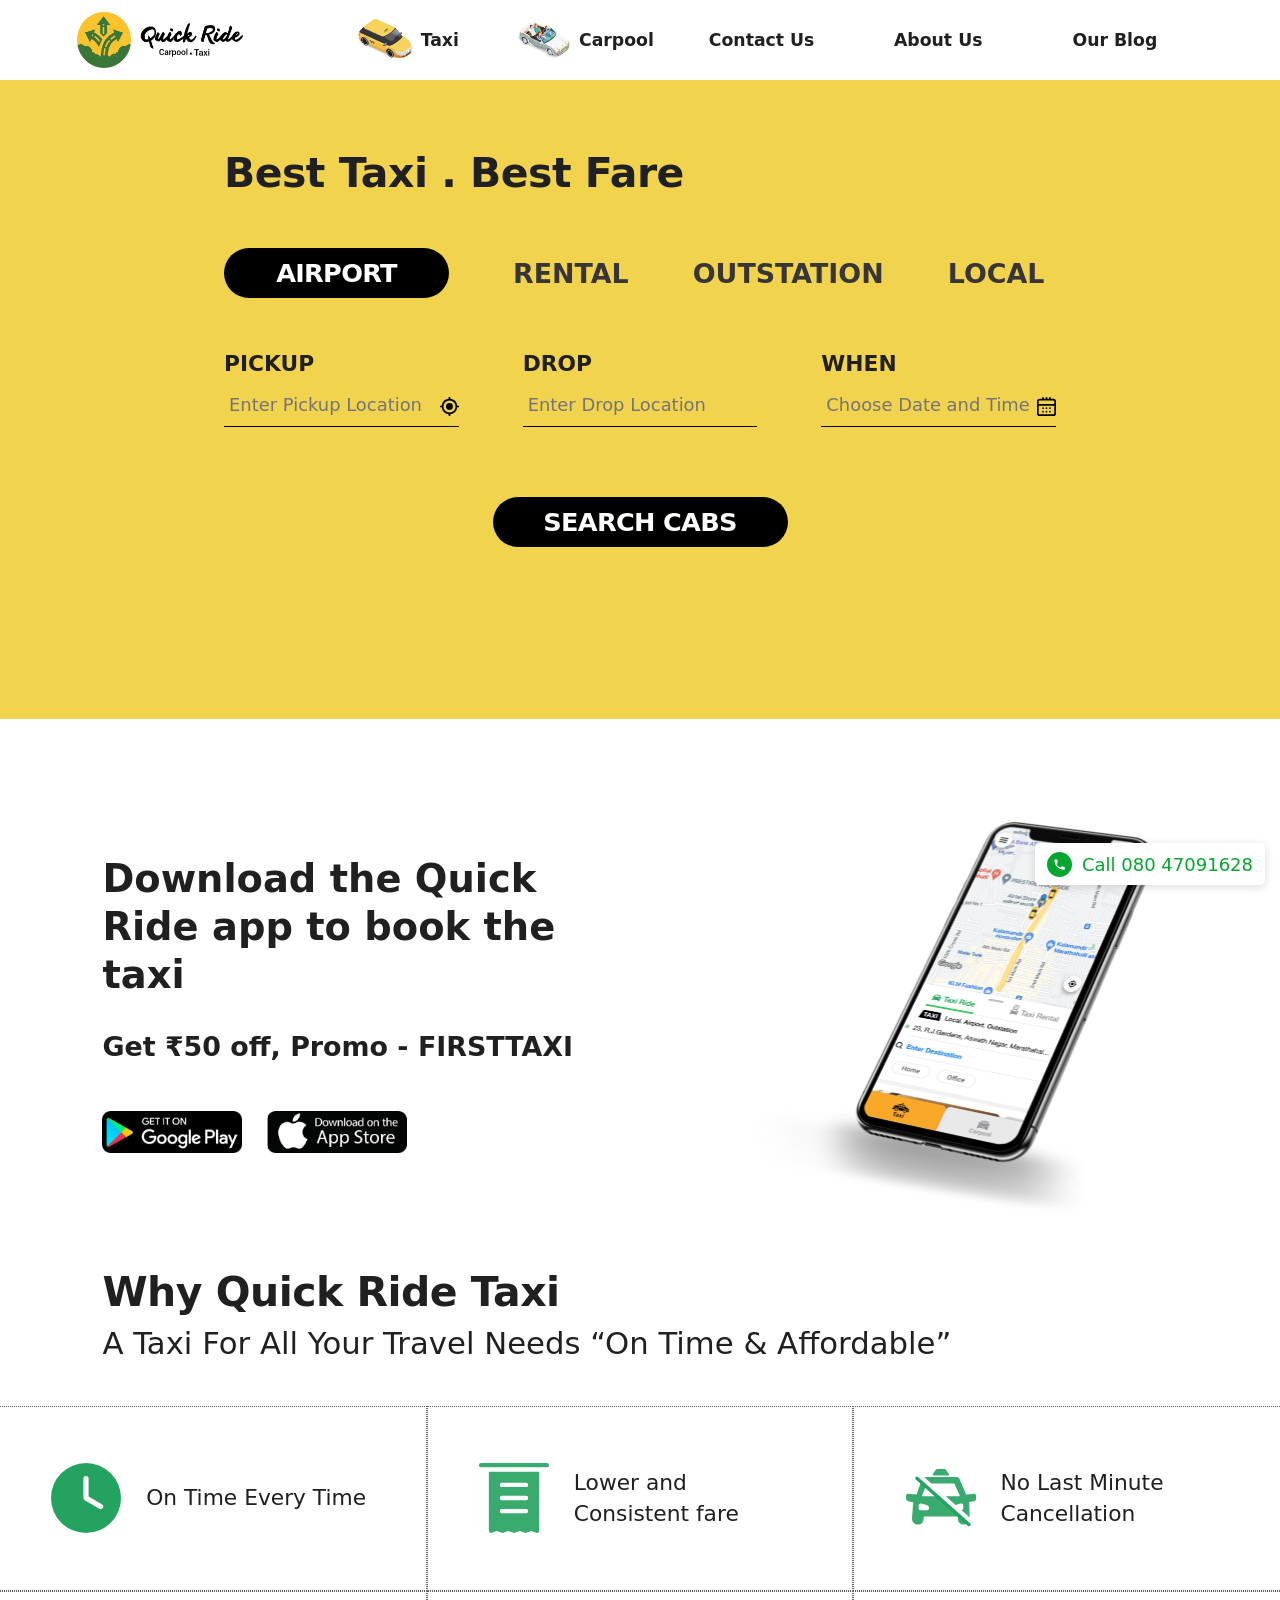
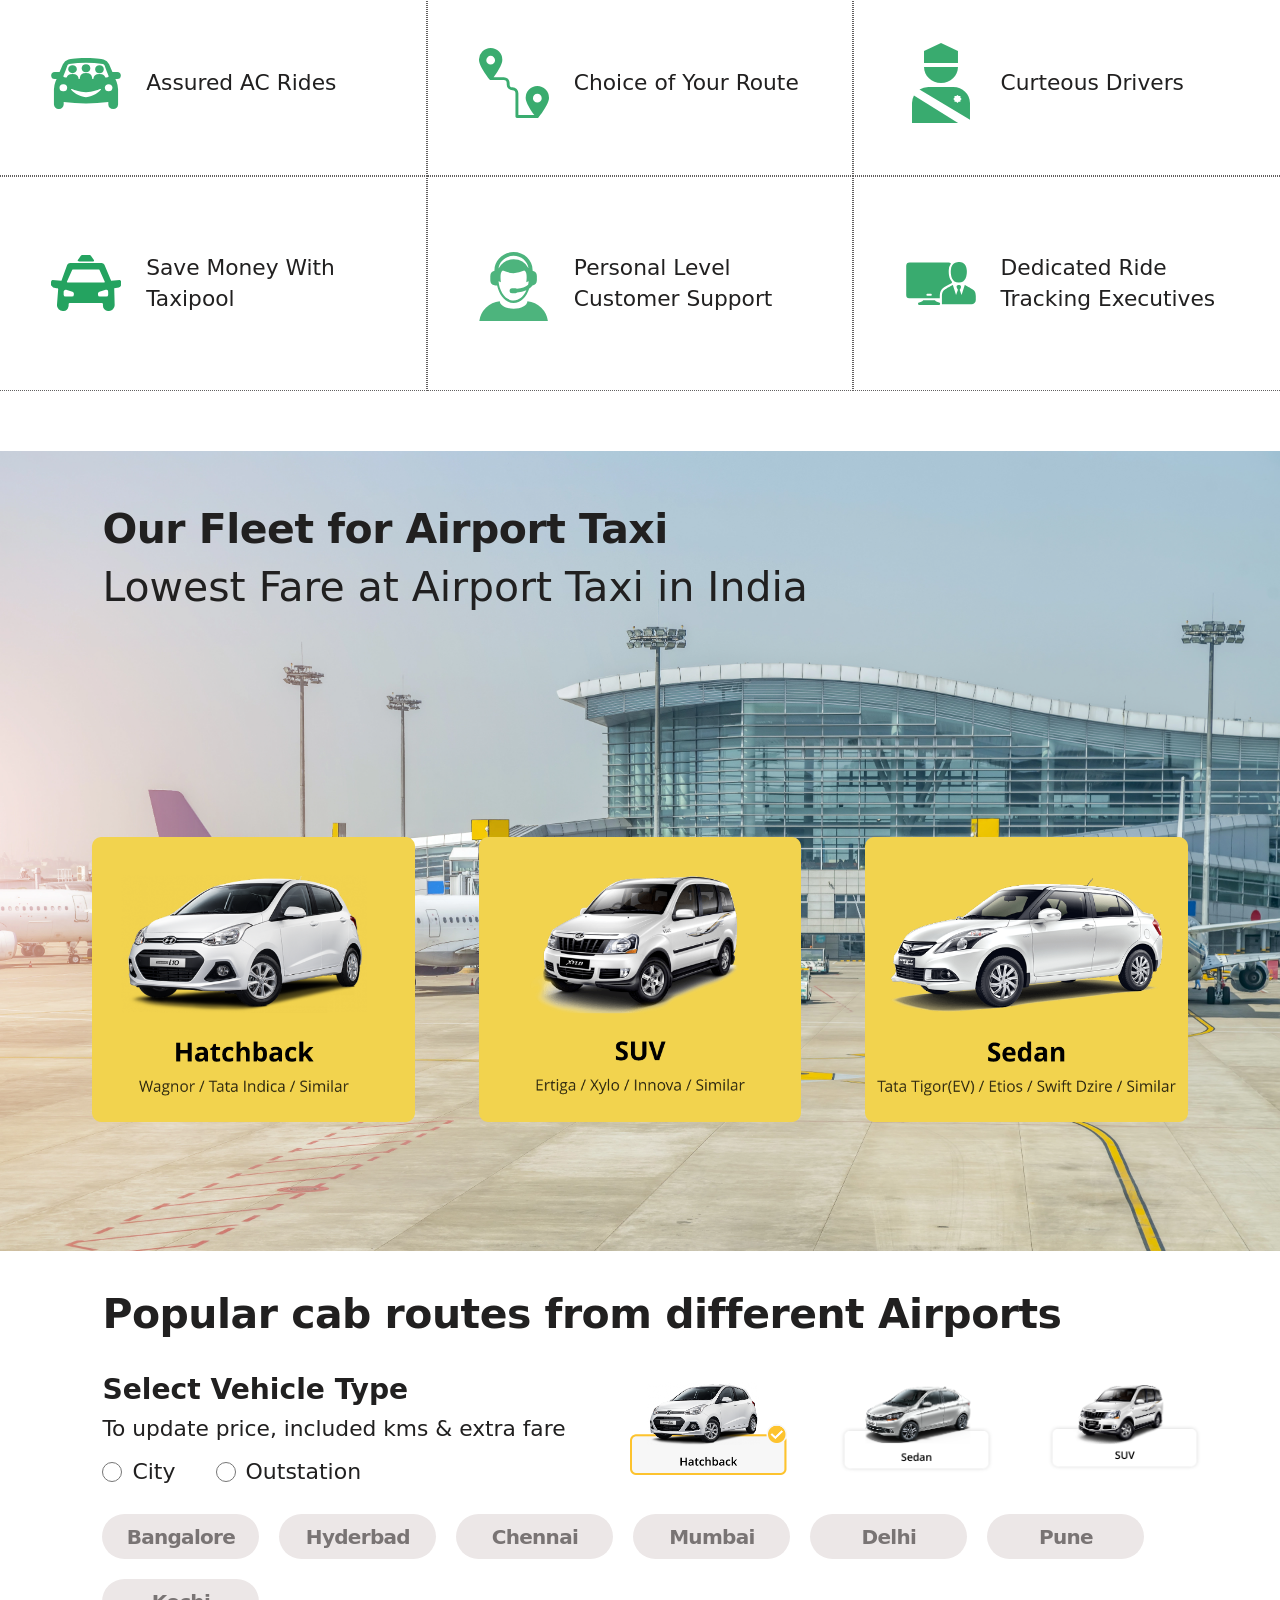
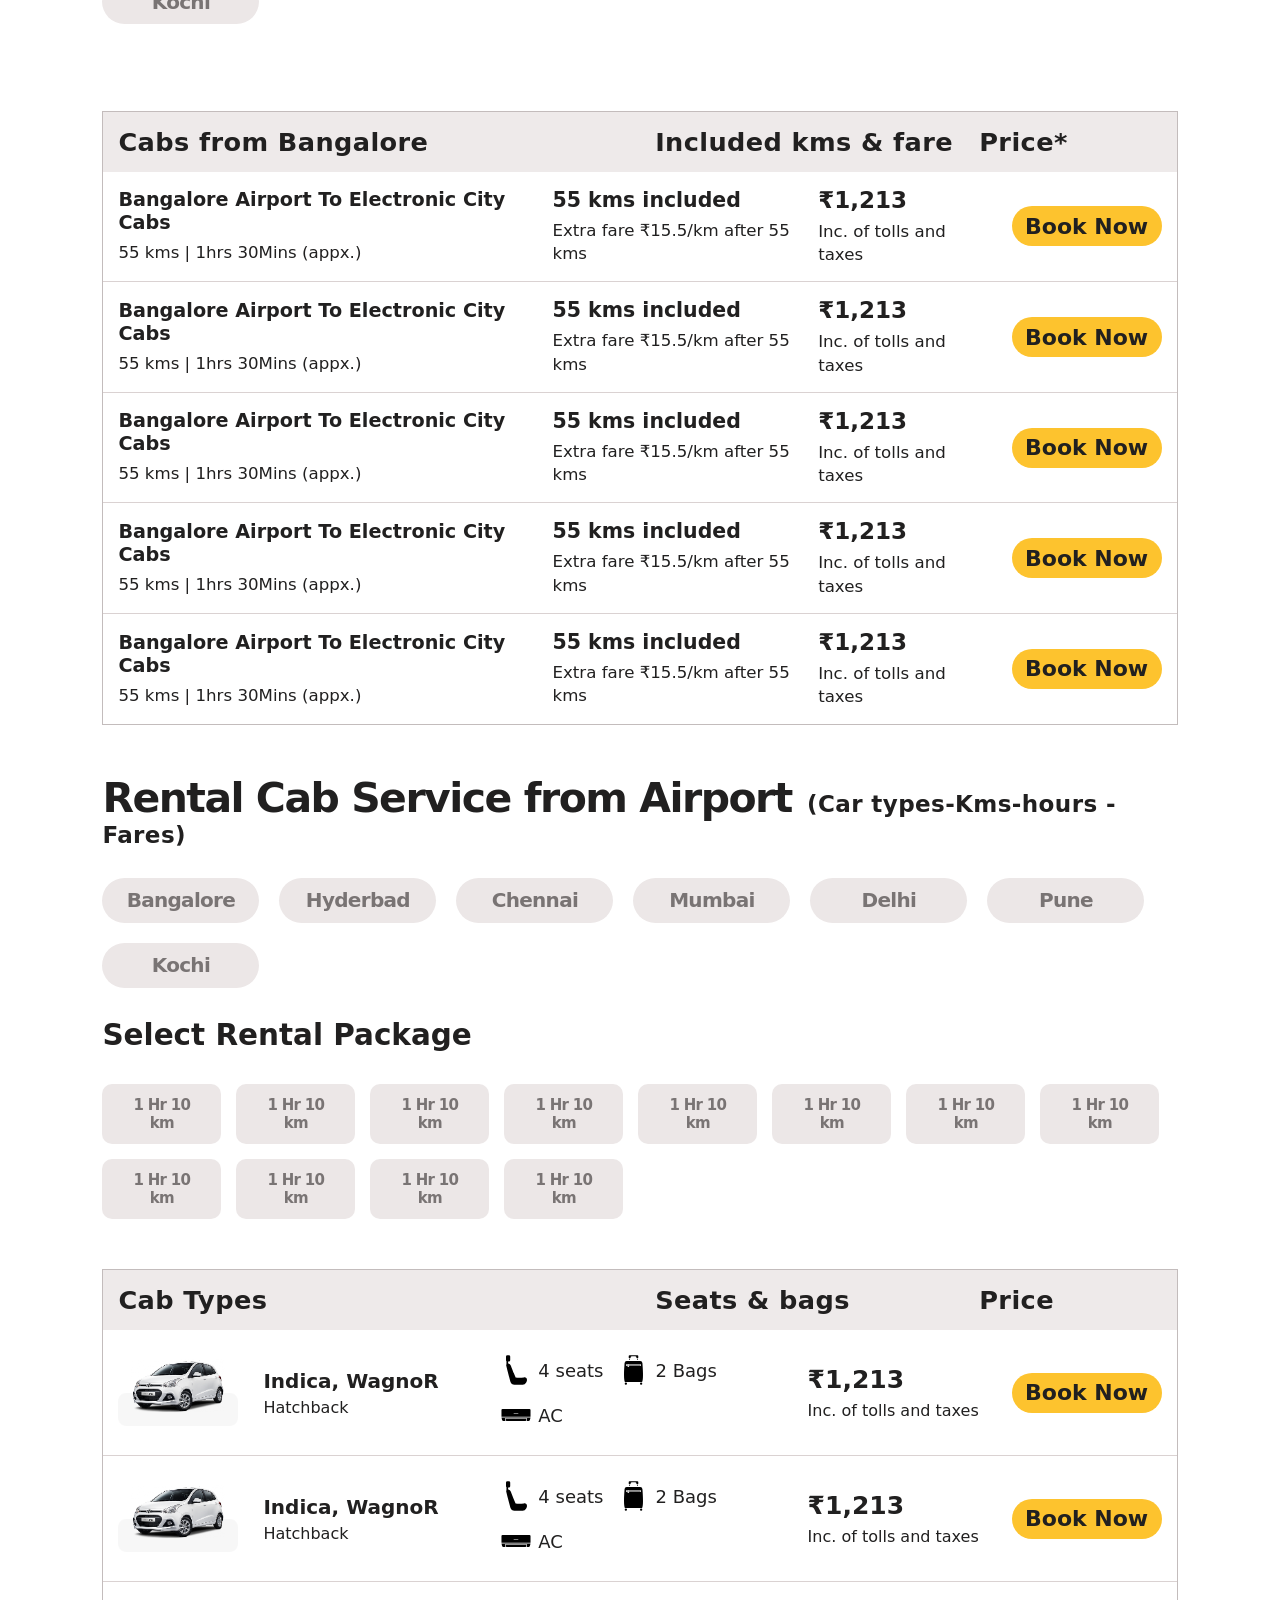
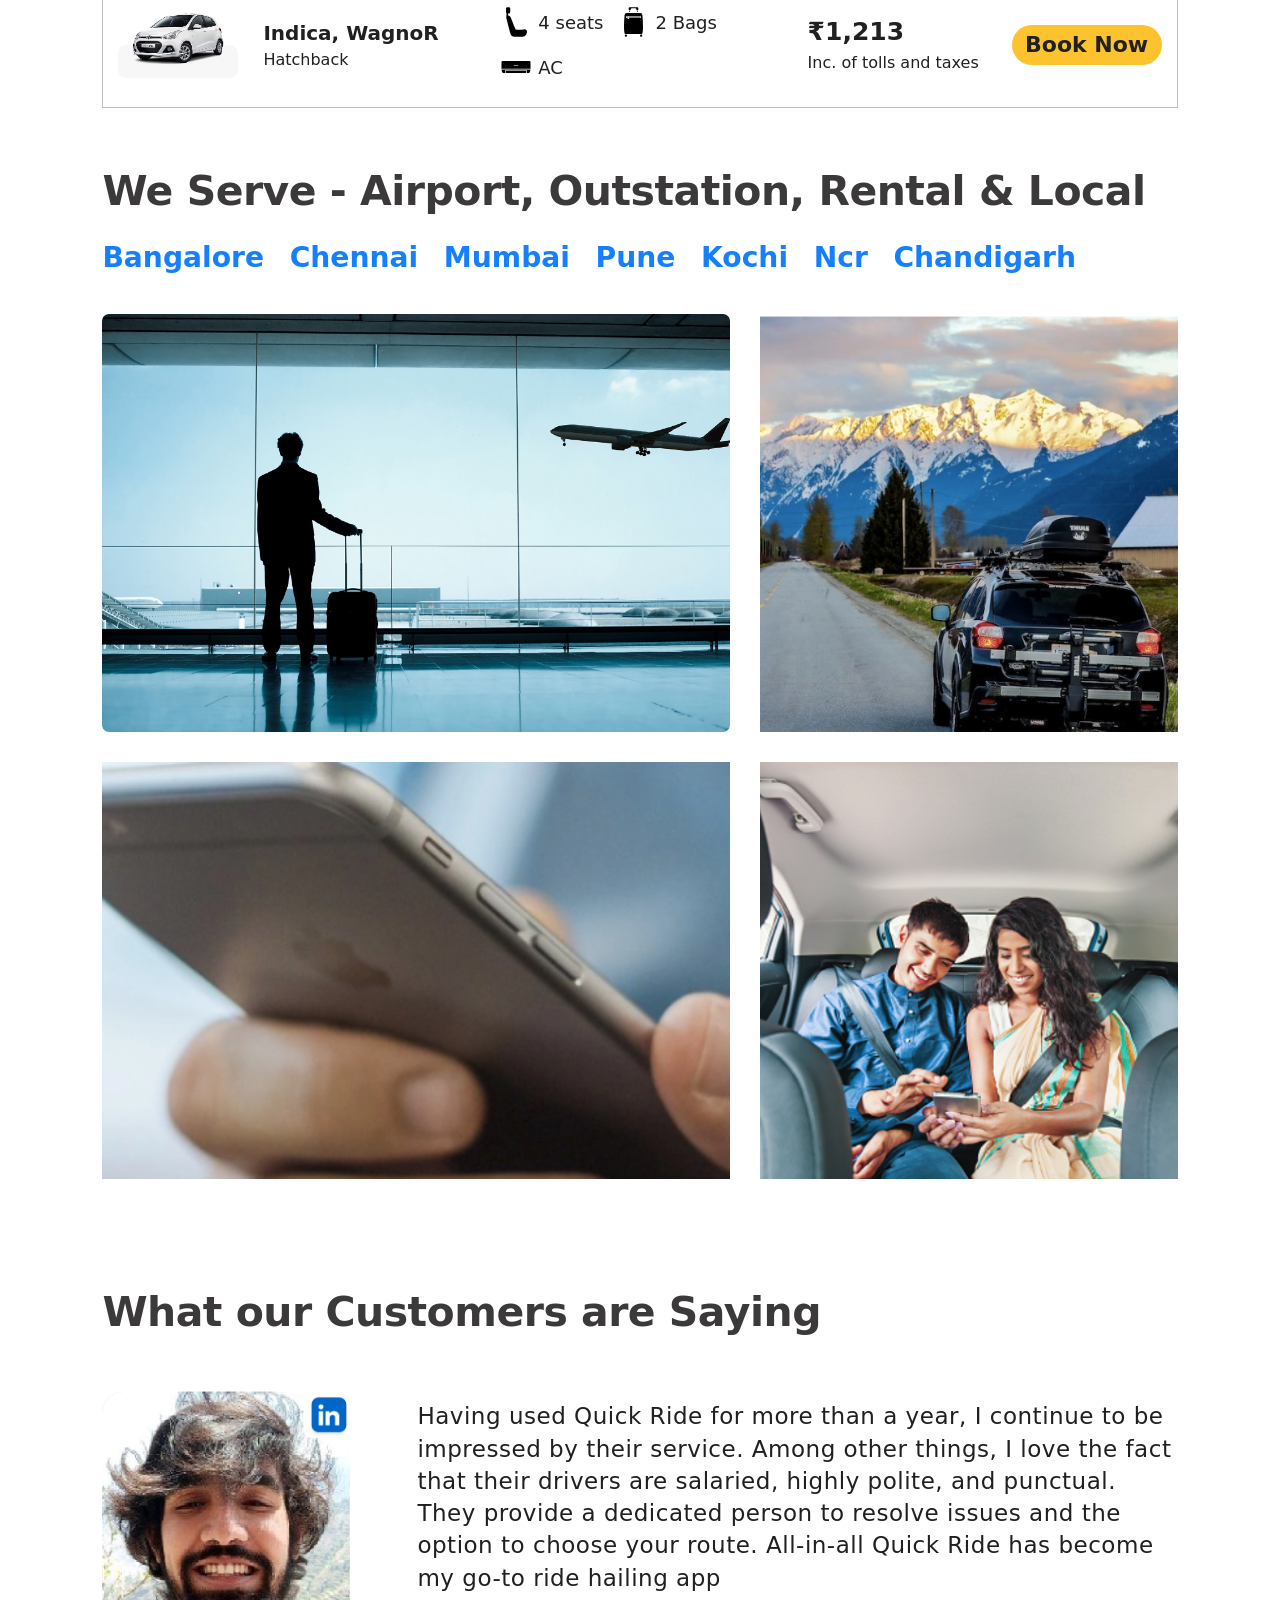
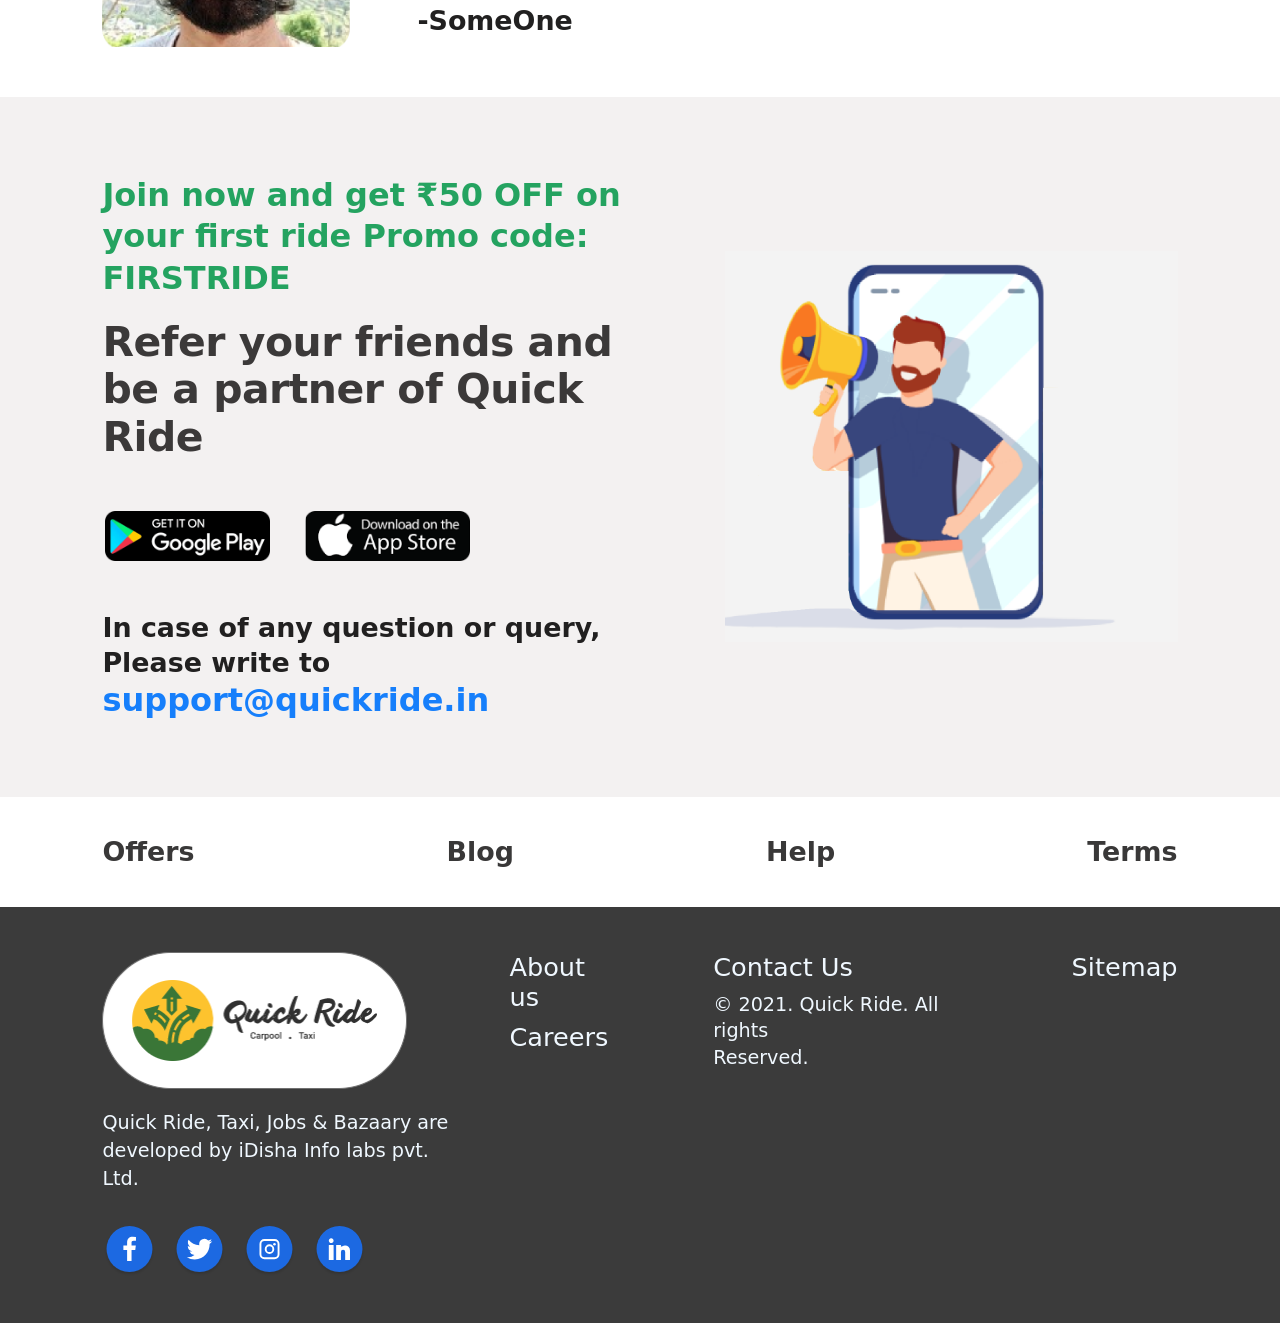
<file: index.html>
<!DOCTYPE html>
<html lang="en">
  <head>
    <meta charset="UTF-8" />
    <meta name="viewport" content="width=device-width, initial-scale=1.0" />
    <title>Quick Ride</title>
    <link rel="stylesheet" href="./quick.css" />
  </head>

  <body>
    <nav>
      <section class="nav padd">
        <div class="nav-l">
          <img src="./public/quick_ride_logo.png" alt="Quick Ride Logo" />
        </div>

        <div class="nav-r">
          <ol>
            <li>
              <img src="./public/yellowTaxi.png" class="n-img" alt="" />
              <span>Taxi</span>
            </li>

            <li>
              <img src="./public/carpoolTaxi.png" class="n-img" alt="" />
              <span>Carpool</span>
            </li>

            <li>Contact Us</li>
            <li>About Us</li>
            <li>Our Blog</li>
          </ol>
        </div>

        <!-- Mobile hamburger -->
        <button
          class="hamburger"
          id="hamburger"
          type="button"
          aria-label="Open navigation menu"
          aria-expanded="false"
          aria-controls="mobileMenu"
        >
          <span></span>
          <span></span>
          <span></span>
        </button>
      </section>

      <!-- Overlay -->
      <div class="menu-overlay" id="menuOverlay"></div>

      <!-- Mobile navigation -->
      <aside class="mobile-menu" id="mobileMenu" aria-hidden="true">
        <div class="mobile-menu-header">
          <span>Menu</span>
        </div>

        <ul>
          <li>
            <a href="#booking">Taxi</a>
          </li>
          <li>
            <a href="#booking">Carpool</a>
          </li>
          <li>
            <a href="#contact">Contact Us</a>
          </li>
          <li>
            <a href="#about">About Us</a>
          </li>
          <li>
            <a href="#blog">Our Blog</a>
          </li>
        </ul>
      </aside>
    </nav>

    <main id="booking">
      <section class="main">
        <h1>Best Taxi . Best Fare</h1>

        <section class="m-btns flex">
       <div class="btn-1">AIRPORT</div>
          <div >RENTAL</div>
          <div >OUTSTATION</div>
          <div >LOCAL</div>
        </section>

        <section class="m-ins">
          <div class="in">
            <p>PICKUP</p>
            <div class="inn inn1">
              <input
                type="text"
                placeholder="Enter Pickup Location"
              />
            </div>
          </div>

          <div class="in">
            <p>DROP</p>
            <div class="inn">
              <input
                type="text"
                placeholder="Enter Drop Location"
              />
            </div>
          </div>

          <div class="in">
            <p>WHEN</p>
            <div class="inn inn2">
              <input
                type="text"
                placeholder="Choose Date and Time"
              />
            </div>
          </div>
        </section>

        <section class="btn btn-1">SEARCH CABS</section>
      </section>
    </main>

    <section class="three">
      <section class="mobile">
        <div class="sec-l">
          <h2>Download the Quick Ride app to book the taxi</h2>

          <h3>Get ₹50 off, Promo - FIRSTTAXI</h3>

          <div class="store-buttons">
            <img src="./public/googlePlayStore.png" alt="Google Play Store" />
            <img src="./public/applePlayStore.png" alt="Apple App Store" />
          </div>
        </div>

        <div class="sec-r">
          <img
            src="./public/taxiBookingPhoneImg.svg"
            alt="Taxi booking application"
          />
        </div>
      </section>
    </section>

    <section class="four" id="about">
      <section class="grid">
        <h1>Why Quick Ride Taxi</h1>
        <p>A Taxi For All Your Travel Needs “On Time & Affordable”</p>
      </section>

      <div class="boxs">
        <div class="grid-features">
          <div class="box">
            <img src="./public/greenTimer.svg" alt="" class="img1" />
            <p>On Time Every Time</p>
          </div>

          <div class="box">
            <img src="./public/greenLowestFare.svg" alt="" class="img1" />
            <p>Lower and Consistent fare</p>
          </div>

          <div class="box">
            <img src="./public/greenNoLastMin.svg" alt="" class="img1" />
            <p>No Last Minute Cancellation</p>
          </div>

          <div class="box">
            <img src="./public/greenCarpool.svg" alt="" class="img1" />
            <p>Assured AC Rides</p>
          </div>

          <div class="box">
            <img src="./public/greenChoiseOfRoute.svg" alt="" class="img1" />
            <p>Choice of Your Route</p>
          </div>

          <div class="box">
            <img src="./public/greenTaxiDriver.svg" alt="" class="img1" />
            <p>Curteous Drivers</p>
          </div>

          <div class="box">
            <img src="./public/greenTaxiCab.svg" alt="" class="img1" />
            <p>Save Money With Taxipool</p>
          </div>

          <div class="box">
            <img src="./public/greenSupportImage.svg" alt="" class="img1" />
            <p>Personal Level Customer Support</p>
          </div>

          <div class="box">
            <img src="./public/greenTxtAgentImage.svg" alt="" class="img1" />
            <p>Dedicated Ride Tracking Executives</p>
          </div>
        </div>
      </div>
    </section>

    <section class="cars">
      <div class="car">
        <h1>Our Fleet for Airport Taxi</h1>
        <p>Lowest Fare at Airport Taxi in India</p>

        <div class="cars-in">
          <img
            src="./public/yellowHatchbackTaxi.png"
            alt="Hatchback Taxi"
          />

          <img
            src="./public/yellowSuvTaxi.png"
            alt="SUV Taxi"
          />

          <img
            src="./public/yellowSedanTaxi.png"
            alt="Sedan Taxi"
          />
        </div>
      </div>
    </section>

    <section class="cab">
      <h1>Popular cab routes from different Airports</h1>

      <div class="cabs">
        <div class="cab-l">
          <h3>Select Vehicle Type</h3>
          <p>To update price, included kms & extra fare</p>

          <div class="rads">
            <label>
              <input type="radio" name="rad" id="rad1" />
              City
            </label>

            <label>
              <input type="radio" name="rad" id="rad2" />
              Outstation
            </label>
          </div>
        </div>

        <div class="cab-r">
          <img
            src="./public/selectedHatchBackTaxi.png"
            alt="Hatchback"
            class="cimg"
          />

          <img
            src="./public/sedanTaxi.png"
            alt="Sedan"
            class="cimg"
          />

          <img
            src="./public/suvTaxi.png"
            alt="SUV"
            class="cimg"
          />
        </div>
      </div>

      <div class="route-buttons" id="routeButtons">
        <div class="btn-b btn-b-1">Bangalore</div>
        <div class="btn-b">Hyderbad</div>
        <div class="btn-b">Chennai</div>
        <div class="btn-b">Mumbai</div>
        <div class="btn-b">Delhi</div>
        <div class="btn-b">Pune</div>
        <div class="btn-b">Kochi</div>
      </div>
    </section>

    <!-- ================= AIRPORT TABLE ================= -->
    <section class="air">
      <section class="table1">
        <div class="head">
          <h3>Cabs from Bangalore</h3>
          <h3>Included kms & fare</h3>
          <h3>Price*</h3>
        </div>

        <section class="port">
          <div class="tab">
            <div class="t1">
              <h3>Bangalore Airport To Electronic City Cabs</h3>
              <span>55 kms | 1hrs 30Mins (appx.)</span>
            </div>

            <div class="t2">
              <h3>55 kms included</h3>
              <span>Extra fare ₹15.5/km after 55 kms</span>
            </div>

            <div class="t3">
              <h3>₹1,213</h3>
              <span>Inc. of tolls and taxes</span>
            </div>

            <div class="t4">
              <div class="btn-n1">Book Now</div>
            </div>
          </div>

          <div class="tab">
            <div class="t1">
              <h3>Bangalore Airport To Electronic City Cabs</h3>
              <span>55 kms | 1hrs 30Mins (appx.)</span>
            </div>

            <div class="t2">
              <h3>55 kms included</h3>
              <span>Extra fare ₹15.5/km after 55 kms</span>
            </div>

            <div class="t3">
              <h3>₹1,213</h3>
              <span>Inc. of tolls and taxes</span>
            </div>

            <div class="t4">
              <div class="btn-n1">Book Now</div>
            </div>
          </div>

          <div class="tab">
            <div class="t1">
              <h3>Bangalore Airport To Electronic City Cabs</h3>
              <span>55 kms | 1hrs 30Mins (appx.)</span>
            </div>

            <div class="t2">
              <h3>55 kms included</h3>
              <span>Extra fare ₹15.5/km after 55 kms</span>
            </div>

            <div class="t3">
              <h3>₹1,213</h3>
              <span>Inc. of tolls and taxes</span>
            </div>

            <div class="t4">
              <div class="btn-n1">Book Now</div>
            </div>
          </div>

          <div class="tab">
            <div class="t1">
              <h3>Bangalore Airport To Electronic City Cabs</h3>
              <span>55 kms | 1hrs 30Mins (appx.)</span>
            </div>

            <div class="t2">
              <h3>55 kms included</h3>
              <span>Extra fare ₹15.5/km after 55 kms</span>
            </div>

            <div class="t3">
              <h3>₹1,213</h3>
              <span>Inc. of tolls and taxes</span>
            </div>

            <div class="t4">
              <div class="btn-n1">Book Now</div>
            </div>
          </div>

          <div class="tab">
            <div class="t1">
              <h3>Bangalore Airport To Electronic City Cabs</h3>
              <span>55 kms | 1hrs 30Mins (appx.)</span>
            </div>

            <div class="t2">
              <h3>55 kms included</h3>
              <span>Extra fare ₹15.5/km after 55 kms</span>
            </div>

            <div class="t3">
              <h3>₹1,213</h3>
              <span>Inc. of tolls and taxes</span>
            </div>

            <div class="t4">
              <div class="btn-n1">Book Now</div>
            </div>
          </div>
        </section>
      </section>
    </section>

    <!-- ================= RENTAL ================= -->
    <section class="seven">
      <h1>Rental Cab Service from Airport</h1>

      <h3>(Car types-Kms-hours - Fares)</h3>

      <div class="route-buttons">
        <div class="btn-b btn-b-1">Bangalore</div>
        <div class="btn-b">Hyderbad</div>
        <div class="btn-b">Chennai</div>
        <div class="btn-b">Mumbai</div>
        <div class="btn-b">Delhi</div>
        <div class="btn-b">Pune</div>
        <div class="btn-b">Kochi</div>
      </div>

      <h2>Select Rental Package</h2>

      <div class="btns-new">
        <div class="btn-b-1 btn-b btn-new">1 Hr 10<br />km</div>
        <div class="btn-b btn-new">1 Hr 10<br />km</div>
        <div class="btn-b btn-new">1 Hr 10<br />km</div>
        <div class="btn-b btn-new">1 Hr 10<br />km</div>
        <div class="btn-b btn-new">1 Hr 10<br />km</div>
        <div class="btn-b btn-new">1 Hr 10<br />km</div>
        <div class="btn-b btn-new">1 Hr 10<br />km</div>
        <div class="btn-b btn-new">1 Hr 10<br />km</div>
        <div class="btn-b btn-new">1 Hr 10<br />km</div>
        <div class="btn-b btn-new">1 Hr 10<br />km</div>
        <div class="btn-b btn-new">1 Hr 10<br />km</div>
        <div class="btn-b btn-new">1 Hr 10<br />km</div>
      </div>
    </section>

    <!-- ================= RENTAL TABLE ================= -->
    <section class="eight">
      <div class="car-tab">
        <div class="head">
          <h3>Cab Types</h3>
          <h3>Seats & bags</h3>
          <h3>Price</h3>
        </div>

        <div class="tab-1">
          <div class="t1 ct1">
            <img
              src="./public/taxiHatchBackCar2.png"
              class="c-img-1"
              alt="Hatchback"
            />

            <div class="text-c">
              <h3>Indica, WagnoR</h3>
              <span>Hatchback</span>
            </div>
          </div>

          <div class="t2 ct2">
            <div>
              <img src="./public/seat.svg" alt="" />
              <span>4 seats</span>
            </div>

            <div>
              <img src="./public/luggageBags.svg" alt="" />
              <span>2 Bags</span>
            </div>

            <div>
              <img src="./public/acBlackImage.svg" alt="" />
              <span>AC</span>
            </div>
          </div>

          <div class="t3 ct3">
            <h3>₹1,213</h3>
            <span>Inc. of tolls and taxes</span>
          </div>

          <div class="t4 ct4">
            <div class="btn-n1">Book Now</div>
          </div>
        </div>

        <div class="tab-1">
          <div class="t1 ct1">
            <img
              src="./public/taxiHatchBackCar2.png"
              class="c-img-1"
              alt="Hatchback"
            />

            <div class="text-c">
              <h3>Indica, WagnoR</h3>
              <span>Hatchback</span>
            </div>
          </div>

          <div class="t2 ct2">
            <div>
              <img src="./public/seat.svg" alt="" />
              <span>4 seats</span>
            </div>

            <div>
              <img src="./public/luggageBags.svg" alt="" />
              <span>2 Bags</span>
            </div>

            <div>
              <img src="./public/acBlackImage.svg" alt="" />
              <span>AC</span>
            </div>
          </div>

          <div class="t3 ct3">
            <h3>₹1,213</h3>
            <span>Inc. of tolls and taxes</span>
          </div>

          <div class="t4 ct4">
            <div class="btn-n1">Book Now</div>
          </div>
        </div>

        <div class="tab-1">
          <div class="t1 ct1">
            <img
              src="./public/taxiHatchBackCar2.png"
              class="c-img-1"
              alt="Hatchback"
            />

            <div class="text-c">
              <h3>Indica, WagnoR</h3>
              <span>Hatchback</span>
            </div>
          </div>

          <div class="t2 ct2">
            <div>
              <img src="./public/seat.svg" alt="" />
              <span>4 seats</span>
            </div>

            <div>
              <img src="./public/luggageBags.svg" alt="" />
              <span>2 Bags</span>
            </div>

            <div>
              <img src="./public/acBlackImage.svg" alt="" />
              <span>AC</span>
            </div>
          </div>

          <div class="t3 ct3">
            <h3>₹1,213</h3>
            <span>Inc. of tolls and taxes</span>
          </div>

          <div class="t4 ct4">
            <div class="btn-n1">Book Now</div>
          </div>
        </div>
      </div>
    </section>

    <section class="nine" id="blog">
      <div class="nine-an">
        <h1>We Serve - Airport, Outstation, Rental & Local</h1>
      </div>

      <div class="anc">
        <a href="">Bangalore</a>
        <a href="">Chennai</a>
        <a href="">Mumbai</a>
        <a href="">Pune</a>
        <a href="">Kochi</a>
        <a href="">Ncr</a>
        <a href="">Chandigarh</a>
      </div>

      <div class="pic-4">
        <img
          src="./public/airportImage.png"
          alt="Airport"
        />

        <img
          src="./public/outstationImage.png"
          alt="Outstation"
        />

        <img
          src="./public/localImage.png"
          alt="Local"
        />

        <img
          src="./public/rentalImage.png"
          alt="Rental"
        />
      </div>
    </section>

    <section class="ten">
      <section class="custo">
        <h1>What our Customers are Saying</h1>

        <div class="cu-sec">
          <div class="cu-l">
            <img
              src="./public/Shankar_Sriram_Image.png"
              alt="Customer"
            />
          </div>

          <div class="cu-r">
            <p>
              Having used Quick Ride for more than a year, I continue to be
              impressed by their service. Among other things, I love the fact
              that their drivers are salaried, highly polite, and punctual.
              They provide a dedicated person to resolve issues and the option
              to choose your route. All-in-all Quick Ride has become my go-to
              ride hailing app
            </p>

            <h3>-SomeOne</h3>
          </div>
        </div>
      </section>
    </section>

    <section class="eleven" id="contact">
      <div class="s11">
        <section class="l11">
          <h2>
            Join now and get ₹50 OFF on your first ride Promo code:
            FIRSTRIDE
          </h2>

          <h1>Refer your friends and be a partner of Quick Ride</h1>

          <div class="img-s11">
            <img
              src="./public/googlePlayStore.png"
              alt="Google Play Store"
            />

            <img
              src="./public/applePlayStore (1).png"
              alt="Apple App Store"
            />
          </div>

          <h3>
            In case of any question or query, Please write to
          </h3>

          <a href="mailto:support@quickride.in">
            support@quickride.in
          </a>
        </section>

        <section class="r11">
          <img
            src="./public/userReferral.png"
            alt="Referral"
          />
        </section>
      </div>
    </section>

    <section class="lists">
      <div class="list">
        <ol>
          <li>Offers</li>
          <li>Blog</li>
          <li>Help</li>
          <li>Terms</li>
        </ol>
      </div>
    </section>

    <footer>
      <section class="foots">
        <div class="foot1">
          <img
            src="./public/quickRideLogoImage.png"
            alt="Quick Ride"
          />

          <p>
            Quick Ride, Taxi, Jobs & Bazaary are
            <br />
            developed by iDisha Info labs pvt. Ltd.
          </p>

          <div class="logos">
            <img src="./public/skyBlueFaceBook.svg" alt="Facebook" />
            <img src="./public/skyBlueTwiter.svg" alt="Twitter" />
            <img src="./public/skyBlueInstagram.svg" alt="Instagram" />
            <img src="./public/skyBlueLinkedIn.svg" alt="LinkedIn" />
          </div>
        </div>

        <div class="ols">
          <div class="ol1">
            <ol>
              <li>About us</li>
              <li>Careers</li>
            </ol>
          </div>

          <div class="ol2">
            <ol>
              <li>Contact Us</li>
              <li class="copyright">
                © 2021. Quick Ride. All rights
                <br />
                Reserved.
              </li>
            </ol>
          </div>

          <div class="ol3">
            <ol>
              <li>Sitemap</li>
            </ol>
          </div>
        </div>
      </section>
    </footer>

    <div class="call-bar">
      <a href="tel:08047091628">
        <img
          src="./public/call.svg"
          alt="Call"
        />
        <span>Call 080 47091628</span>
      </a>
    </div>

    

    <script src="./quick.js"></script>
  </body>
</html>
</file>
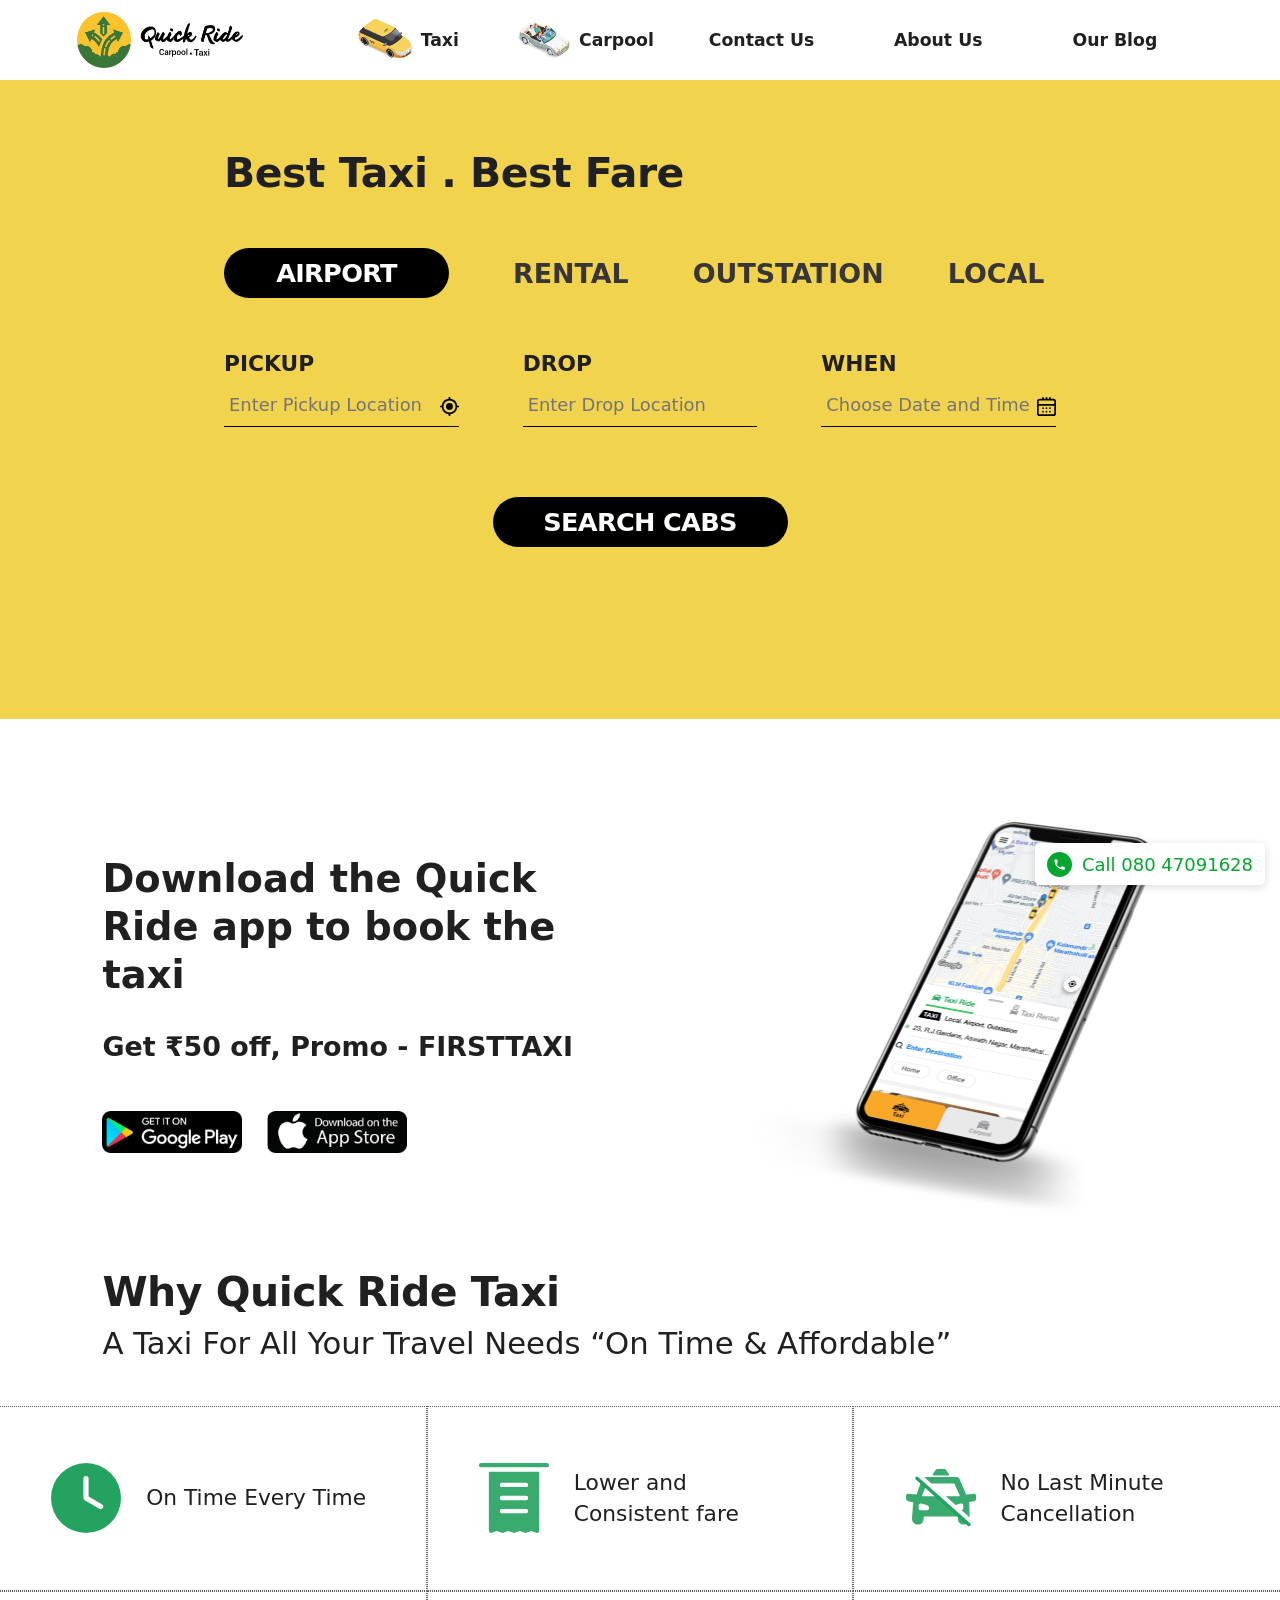
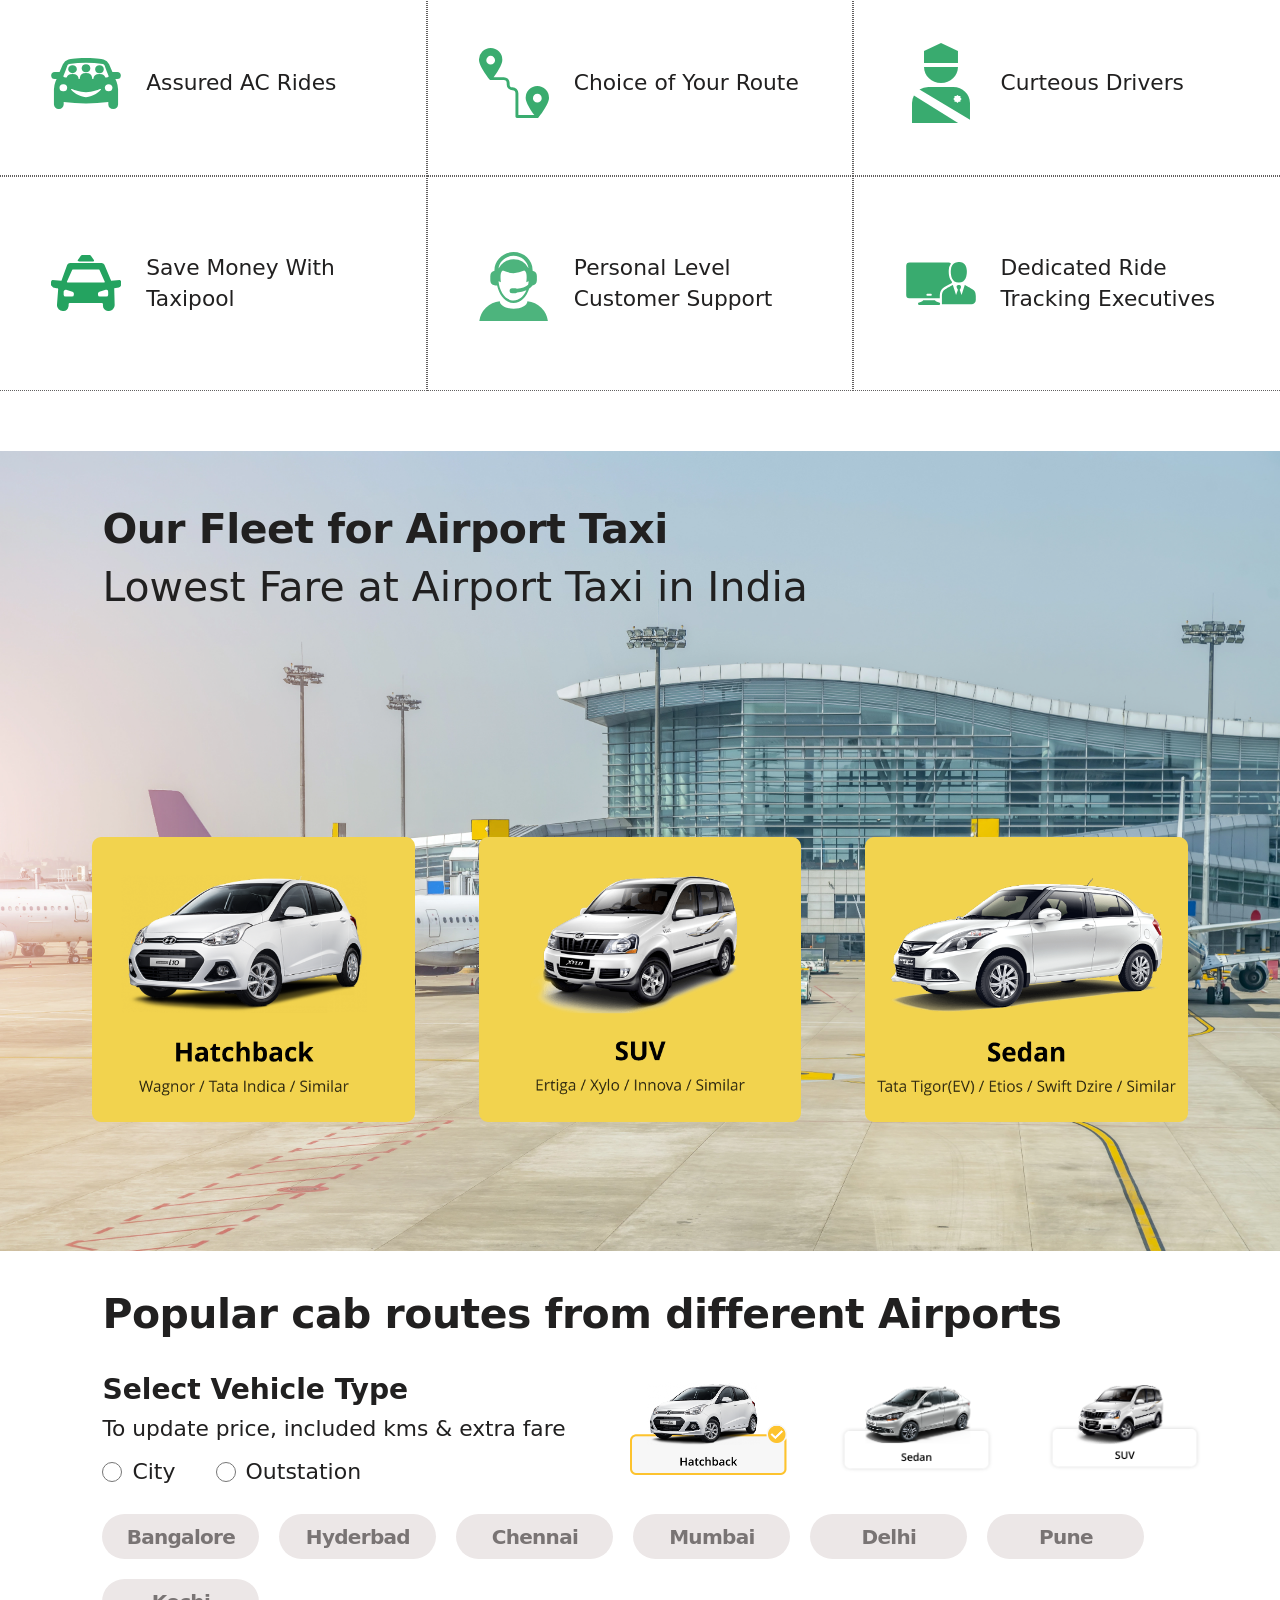
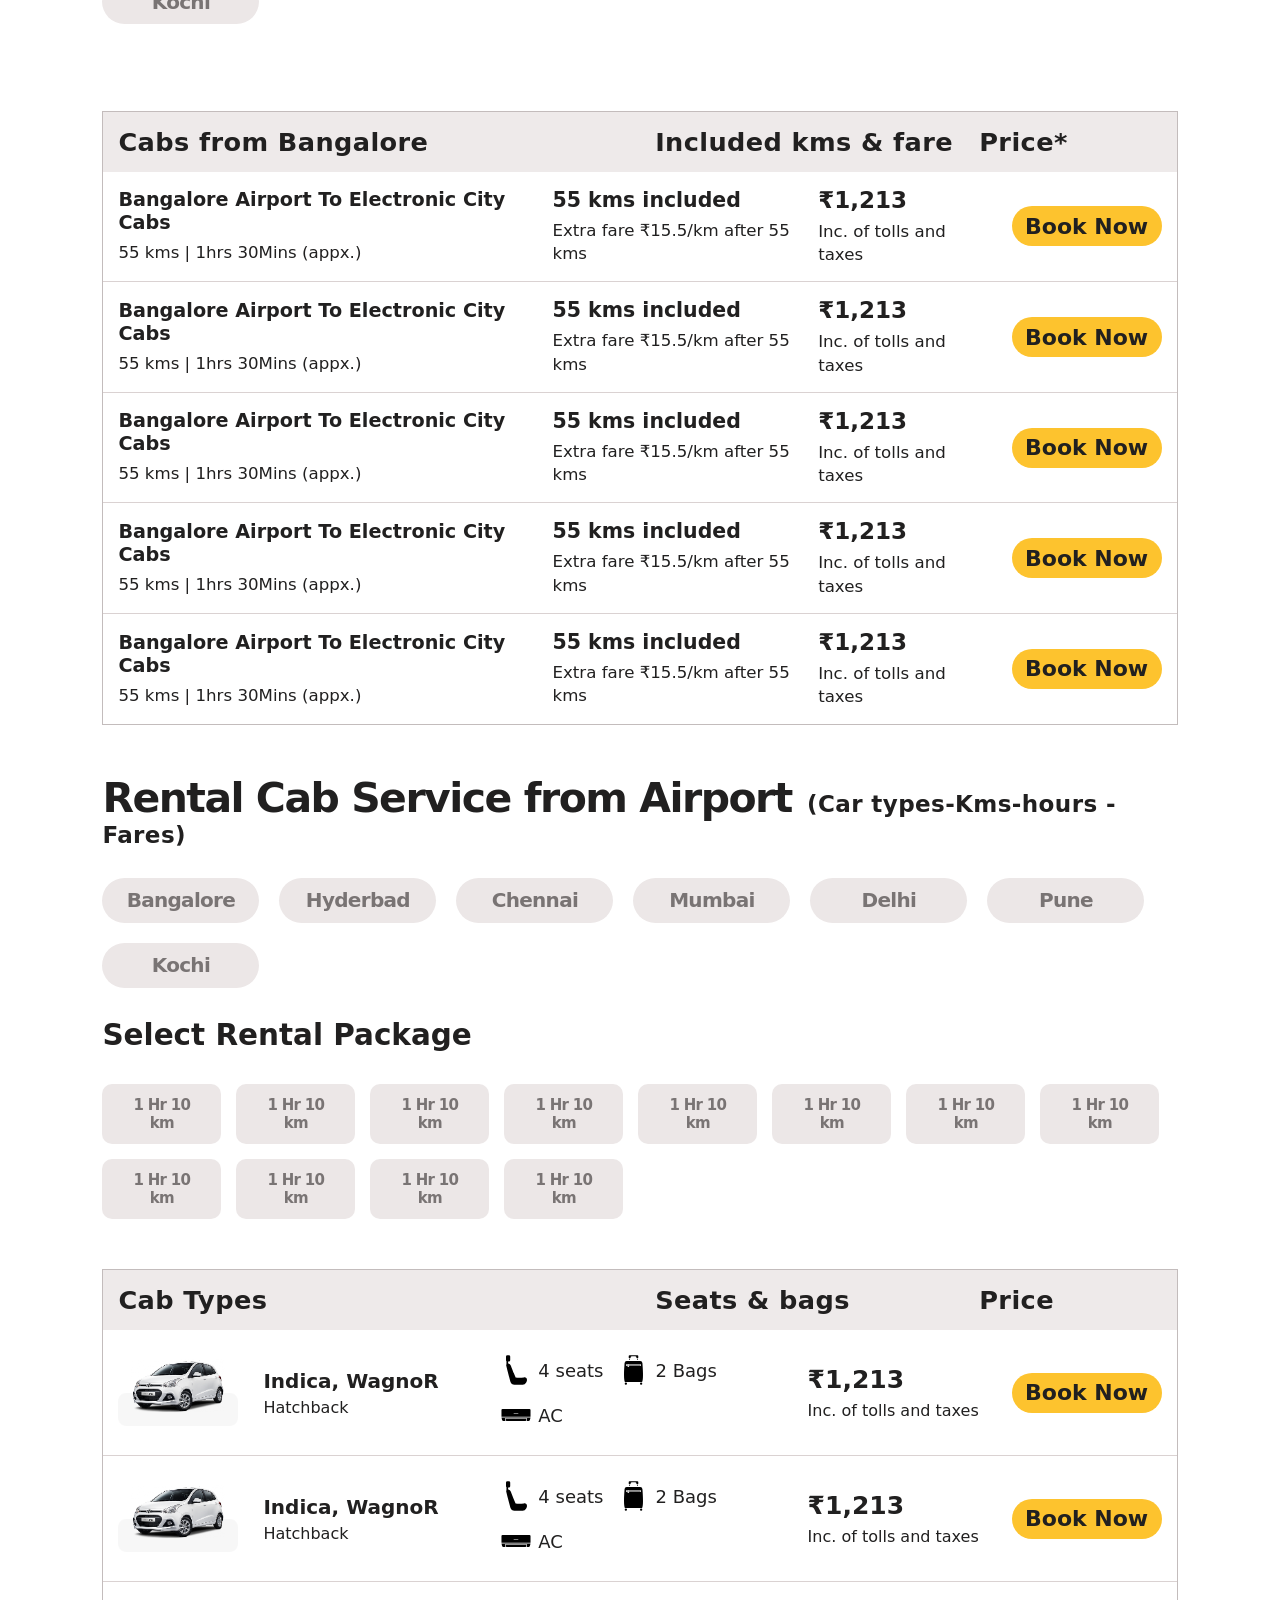
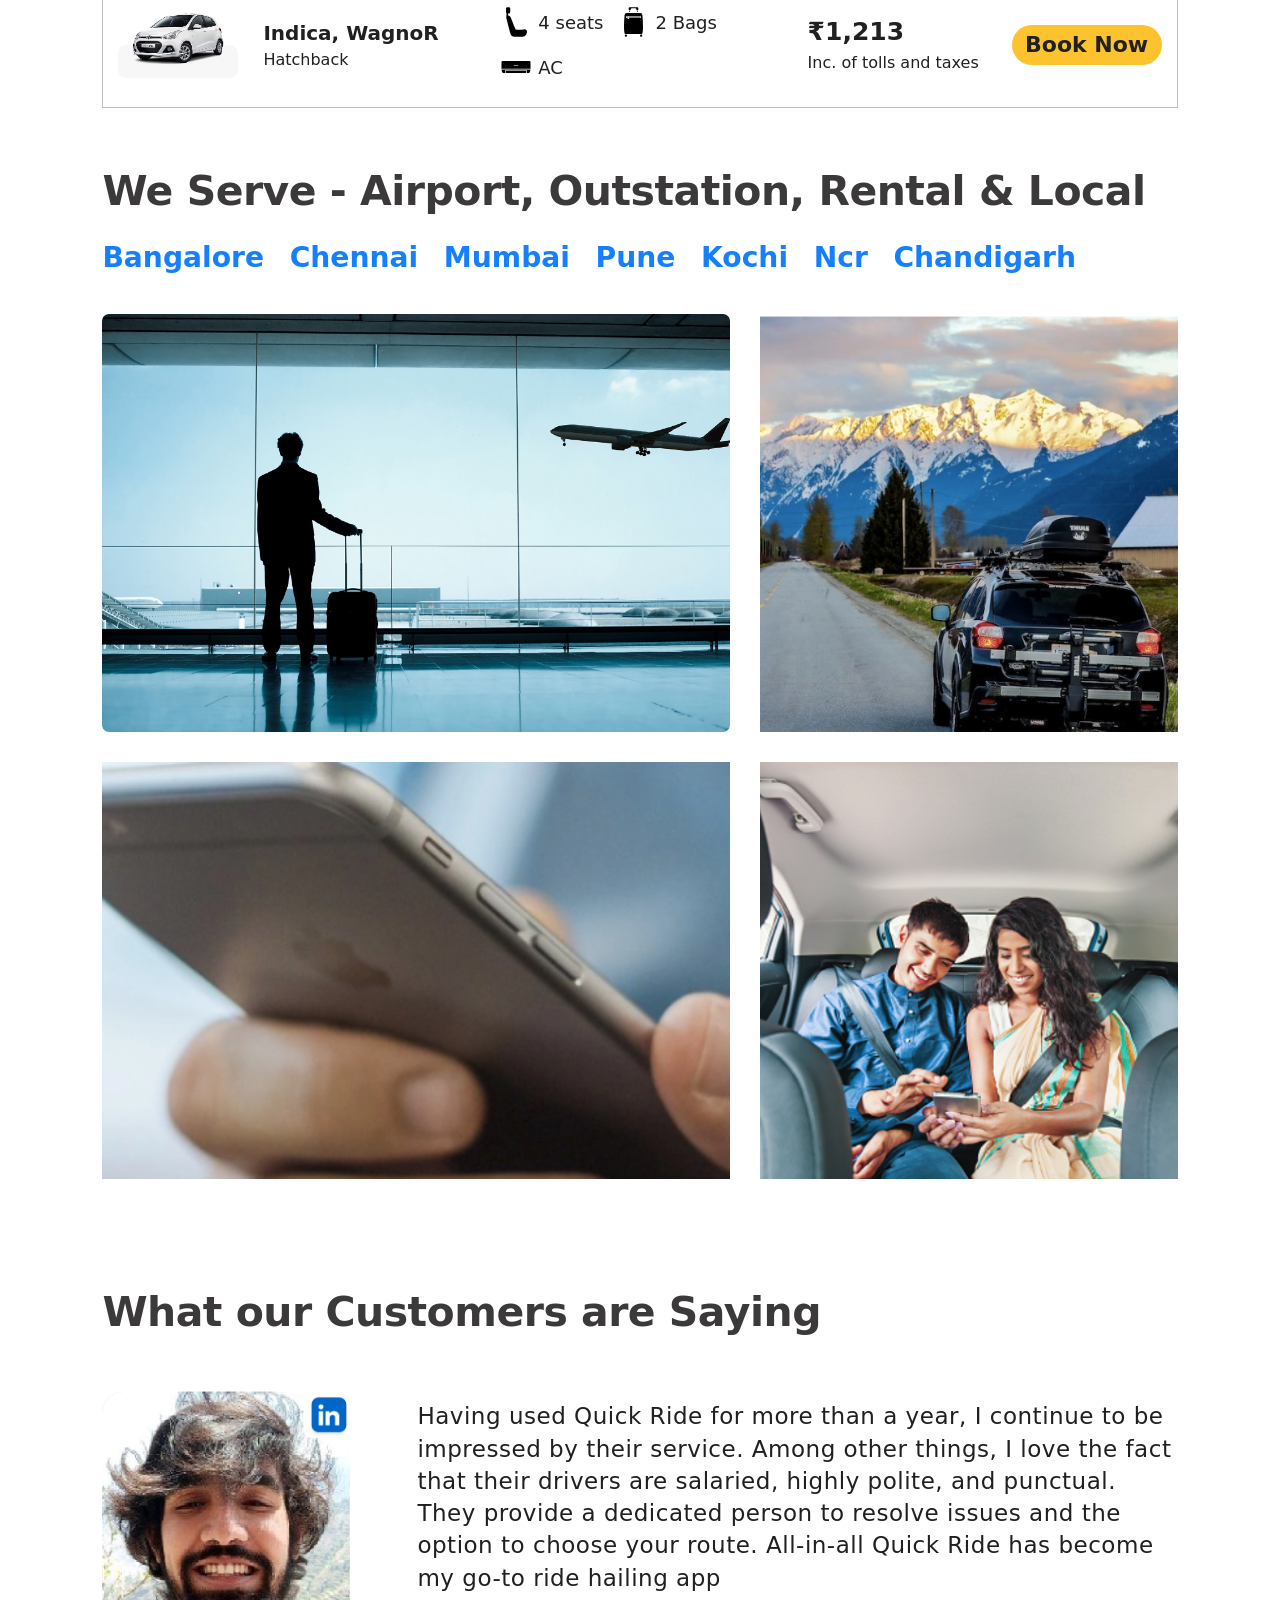
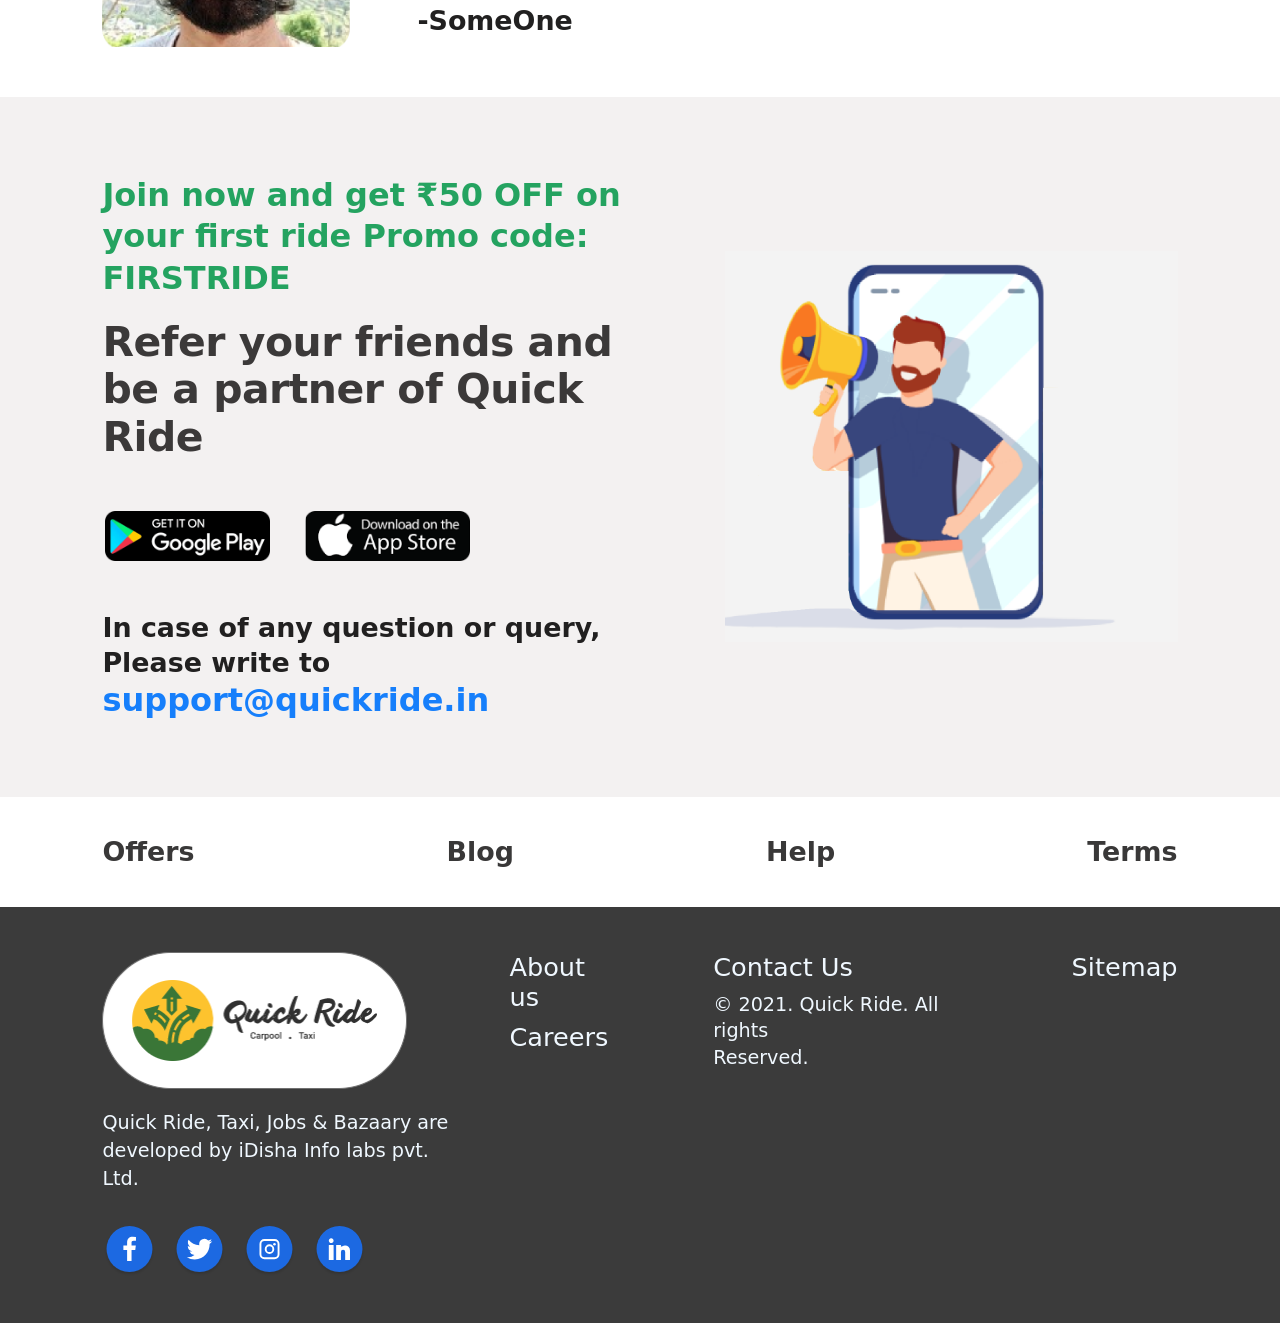
<file: quick.html>
<!DOCTYPE html>
<html lang="en">
  <head>
    <meta charset="UTF-8" />
    <meta name="viewport" content="width=device-width, initial-scale=1.0" />
    <title>Quick Ride</title>
    <link rel="stylesheet" href="./quick.css" />
  </head>

  <body>
    <nav>
      <section class="nav padd">
        <div class="nav-l">
          <img src="./public/quick_ride_logo.png" alt="Quick Ride Logo" />
        </div>

        <div class="nav-r">
          <ol>
            <li>
              <img src="./public/yellowTaxi.png" class="n-img" alt="" />
              <span>Taxi</span>
            </li>

            <li>
              <img src="./public/carpoolTaxi.png" class="n-img" alt="" />
              <span>Carpool</span>
            </li>

            <li>Contact Us</li>
            <li>About Us</li>
            <li>Our Blog</li>
          </ol>
        </div>

        <!-- Mobile hamburger -->
        <button
          class="hamburger"
          id="hamburger"
          type="button"
          aria-label="Open navigation menu"
          aria-expanded="false"
          aria-controls="mobileMenu"
        >
          <span></span>
          <span></span>
          <span></span>
        </button>
      </section>

      <!-- Overlay -->
      <div class="menu-overlay" id="menuOverlay"></div>

      <!-- Mobile navigation -->
      <aside class="mobile-menu" id="mobileMenu" aria-hidden="true">
        <div class="mobile-menu-header">
          <span>Menu</span>
        </div>

        <ul>
          <li>
            <a href="#booking">Taxi</a>
          </li>
          <li>
            <a href="#booking">Carpool</a>
          </li>
          <li>
            <a href="#contact">Contact Us</a>
          </li>
          <li>
            <a href="#about">About Us</a>
          </li>
          <li>
            <a href="#blog">Our Blog</a>
          </li>
        </ul>
      </aside>
    </nav>

    <main id="booking">
      <section class="main">
        <h1>Best Taxi . Best Fare</h1>

        <section class="m-btns flex">
          <div class="btn-1">AIRPORT</div>
          <div>RENTAL</div>
          <div>OUTSTATION</div>
          <div>LOCAL</div>
        </section>

        <section class="m-ins">
          <div class="in">
            <p>PICKUP</p>
            <div class="inn inn1">
              <input
                type="text"
                placeholder="Enter Pickup Location"
              />
            </div>
          </div>

          <div class="in">
            <p>DROP</p>
            <div class="inn">
              <input
                type="text"
                placeholder="Enter Drop Location"
              />
            </div>
          </div>

          <div class="in">
            <p>WHEN</p>
            <div class="inn inn2">
              <input
                type="text"
                placeholder="Choose Date and Time"
              />
            </div>
          </div>
        </section>

        <section class="btn btn-1">SEARCH CABS</section>
      </section>
    </main>

    <section class="three">
      <section class="mobile">
        <div class="sec-l">
          <h2>Download the Quick Ride app to book the taxi</h2>

          <h3>Get ₹50 off, Promo - FIRSTTAXI</h3>

          <div class="store-buttons">
            <img src="./public/googlePlayStore.png" alt="Google Play Store" />
            <img src="./public/applePlayStore.png" alt="Apple App Store" />
          </div>
        </div>

        <div class="sec-r">
          <img
            src="./public/taxiBookingPhoneImg.svg"
            alt="Taxi booking application"
          />
        </div>
      </section>
    </section>

    <section class="four" id="about">
      <section class="grid">
        <h1>Why Quick Ride Taxi</h1>
        <p>A Taxi For All Your Travel Needs “On Time & Affordable”</p>
      </section>

      <div class="boxs">
        <div class="grid-features">
          <div class="box">
            <img src="./public/greenTimer.svg" alt="" class="img1" />
            <p>On Time Every Time</p>
          </div>

          <div class="box">
            <img src="./public/greenLowestFare.svg" alt="" class="img1" />
            <p>Lower and Consistent fare</p>
          </div>

          <div class="box">
            <img src="./public/greenNoLastMin.svg" alt="" class="img1" />
            <p>No Last Minute Cancellation</p>
          </div>

          <div class="box">
            <img src="./public/greenCarpool.svg" alt="" class="img1" />
            <p>Assured AC Rides</p>
          </div>

          <div class="box">
            <img src="./public/greenChoiseOfRoute.svg" alt="" class="img1" />
            <p>Choice of Your Route</p>
          </div>

          <div class="box">
            <img src="./public/greenTaxiDriver.svg" alt="" class="img1" />
            <p>Curteous Drivers</p>
          </div>

          <div class="box">
            <img src="./public/greenTaxiCab.svg" alt="" class="img1" />
            <p>Save Money With Taxipool</p>
          </div>

          <div class="box">
            <img src="./public/greenSupportImage.svg" alt="" class="img1" />
            <p>Personal Level Customer Support</p>
          </div>

          <div class="box">
            <img src="./public/greenTxtAgentImage.svg" alt="" class="img1" />
            <p>Dedicated Ride Tracking Executives</p>
          </div>
        </div>
      </div>
    </section>

    <section class="cars">
      <div class="car">
        <h1>Our Fleet for Airport Taxi</h1>
        <p>Lowest Fare at Airport Taxi in India</p>

        <div class="cars-in">
          <img
            src="./public/yellowHatchbackTaxi.png"
            alt="Hatchback Taxi"
          />

          <img
            src="./public/yellowSuvTaxi.png"
            alt="SUV Taxi"
          />

          <img
            src="./public/yellowSedanTaxi.png"
            alt="Sedan Taxi"
          />
        </div>
      </div>
    </section>

    <section class="cab">
      <h1>Popular cab routes from different Airports</h1>

      <div class="cabs">
        <div class="cab-l">
          <h3>Select Vehicle Type</h3>
          <p>To update price, included kms & extra fare</p>

          <div class="rads">
            <label>
              <input type="radio" name="rad" id="rad1" />
              City
            </label>

            <label>
              <input type="radio" name="rad" id="rad2" />
              Outstation
            </label>
          </div>
        </div>

        <div class="cab-r">
          <img
            src="./public/selectedHatchBackTaxi.png"
            alt="Hatchback"
            class="cimg"
          />

          <img
            src="./public/sedanTaxi.png"
            alt="Sedan"
            class="cimg"
          />

          <img
            src="./public/suvTaxi.png"
            alt="SUV"
            class="cimg"
          />
        </div>
      </div>

      <div class="route-buttons" id="routeButtons">
        <div class="btn-b btn-b-1">Bangalore</div>
        <div class="btn-b">Hyderbad</div>
        <div class="btn-b">Chennai</div>
        <div class="btn-b">Mumbai</div>
        <div class="btn-b">Delhi</div>
        <div class="btn-b">Pune</div>
        <div class="btn-b">Kochi</div>
      </div>
    </section>

    <!-- ================= AIRPORT TABLE ================= -->
    <section class="air">
      <section class="table1">
        <div class="head">
          <h3>Cabs from Bangalore</h3>
          <h3>Included kms & fare</h3>
          <h3>Price*</h3>
        </div>

        <section class="port">
          <div class="tab">
            <div class="t1">
              <h3>Bangalore Airport To Electronic City Cabs</h3>
              <span>55 kms | 1hrs 30Mins (appx.)</span>
            </div>

            <div class="t2">
              <h3>55 kms included</h3>
              <span>Extra fare ₹15.5/km after 55 kms</span>
            </div>

            <div class="t3">
              <h3>₹1,213</h3>
              <span>Inc. of tolls and taxes</span>
            </div>

            <div class="t4">
              <div class="btn-n1">Book Now</div>
            </div>
          </div>

          <div class="tab">
            <div class="t1">
              <h3>Bangalore Airport To Electronic City Cabs</h3>
              <span>55 kms | 1hrs 30Mins (appx.)</span>
            </div>

            <div class="t2">
              <h3>55 kms included</h3>
              <span>Extra fare ₹15.5/km after 55 kms</span>
            </div>

            <div class="t3">
              <h3>₹1,213</h3>
              <span>Inc. of tolls and taxes</span>
            </div>

            <div class="t4">
              <div class="btn-n1">Book Now</div>
            </div>
          </div>

          <div class="tab">
            <div class="t1">
              <h3>Bangalore Airport To Electronic City Cabs</h3>
              <span>55 kms | 1hrs 30Mins (appx.)</span>
            </div>

            <div class="t2">
              <h3>55 kms included</h3>
              <span>Extra fare ₹15.5/km after 55 kms</span>
            </div>

            <div class="t3">
              <h3>₹1,213</h3>
              <span>Inc. of tolls and taxes</span>
            </div>

            <div class="t4">
              <div class="btn-n1">Book Now</div>
            </div>
          </div>

          <div class="tab">
            <div class="t1">
              <h3>Bangalore Airport To Electronic City Cabs</h3>
              <span>55 kms | 1hrs 30Mins (appx.)</span>
            </div>

            <div class="t2">
              <h3>55 kms included</h3>
              <span>Extra fare ₹15.5/km after 55 kms</span>
            </div>

            <div class="t3">
              <h3>₹1,213</h3>
              <span>Inc. of tolls and taxes</span>
            </div>

            <div class="t4">
              <div class="btn-n1">Book Now</div>
            </div>
          </div>

          <div class="tab">
            <div class="t1">
              <h3>Bangalore Airport To Electronic City Cabs</h3>
              <span>55 kms | 1hrs 30Mins (appx.)</span>
            </div>

            <div class="t2">
              <h3>55 kms included</h3>
              <span>Extra fare ₹15.5/km after 55 kms</span>
            </div>

            <div class="t3">
              <h3>₹1,213</h3>
              <span>Inc. of tolls and taxes</span>
            </div>

            <div class="t4">
              <div class="btn-n1">Book Now</div>
            </div>
          </div>
        </section>
      </section>
    </section>

    <!-- ================= RENTAL ================= -->
    <section class="seven">
      <h1>Rental Cab Service from Airport</h1>

      <h3>(Car types-Kms-hours - Fares)</h3>

      <div class="route-buttons">
        <div class="btn-b btn-b-1">Bangalore</div>
        <div class="btn-b">Hyderbad</div>
        <div class="btn-b">Chennai</div>
        <div class="btn-b">Mumbai</div>
        <div class="btn-b">Delhi</div>
        <div class="btn-b">Pune</div>
        <div class="btn-b">Kochi</div>
      </div>

      <h2>Select Rental Package</h2>

      <div class="btns-new">
        <div class="btn-b-1 btn-b btn-new">1 Hr 10<br />km</div>
        <div class="btn-b btn-new">1 Hr 10<br />km</div>
        <div class="btn-b btn-new">1 Hr 10<br />km</div>
        <div class="btn-b btn-new">1 Hr 10<br />km</div>
        <div class="btn-b btn-new">1 Hr 10<br />km</div>
        <div class="btn-b btn-new">1 Hr 10<br />km</div>
        <div class="btn-b btn-new">1 Hr 10<br />km</div>
        <div class="btn-b btn-new">1 Hr 10<br />km</div>
        <div class="btn-b btn-new">1 Hr 10<br />km</div>
        <div class="btn-b btn-new">1 Hr 10<br />km</div>
        <div class="btn-b btn-new">1 Hr 10<br />km</div>
        <div class="btn-b btn-new">1 Hr 10<br />km</div>
      </div>
    </section>

    <!-- ================= RENTAL TABLE ================= -->
    <section class="eight">
      <div class="car-tab">
        <div class="head">
          <h3>Cab Types</h3>
          <h3>Seats & bags</h3>
          <h3>Price</h3>
        </div>

        <div class="tab-1">
          <div class="t1 ct1">
            <img
              src="./public/taxiHatchBackCar2.png"
              class="c-img-1"
              alt="Hatchback"
            />

            <div class="text-c">
              <h3>Indica, WagnoR</h3>
              <span>Hatchback</span>
            </div>
          </div>

          <div class="t2 ct2">
            <div>
              <img src="./public/seat.svg" alt="" />
              <span>4 seats</span>
            </div>

            <div>
              <img src="./public/luggageBags.svg" alt="" />
              <span>2 Bags</span>
            </div>

            <div>
              <img src="./public/acBlackImage.svg" alt="" />
              <span>AC</span>
            </div>
          </div>

          <div class="t3 ct3">
            <h3>₹1,213</h3>
            <span>Inc. of tolls and taxes</span>
          </div>

          <div class="t4 ct4">
            <div class="btn-n1">Book Now</div>
          </div>
        </div>

        <div class="tab-1">
          <div class="t1 ct1">
            <img
              src="./public/taxiHatchBackCar2.png"
              class="c-img-1"
              alt="Hatchback"
            />

            <div class="text-c">
              <h3>Indica, WagnoR</h3>
              <span>Hatchback</span>
            </div>
          </div>

          <div class="t2 ct2">
            <div>
              <img src="./public/seat.svg" alt="" />
              <span>4 seats</span>
            </div>

            <div>
              <img src="./public/luggageBags.svg" alt="" />
              <span>2 Bags</span>
            </div>

            <div>
              <img src="./public/acBlackImage.svg" alt="" />
              <span>AC</span>
            </div>
          </div>

          <div class="t3 ct3">
            <h3>₹1,213</h3>
            <span>Inc. of tolls and taxes</span>
          </div>

          <div class="t4 ct4">
            <div class="btn-n1">Book Now</div>
          </div>
        </div>

        <div class="tab-1">
          <div class="t1 ct1">
            <img
              src="./public/taxiHatchBackCar2.png"
              class="c-img-1"
              alt="Hatchback"
            />

            <div class="text-c">
              <h3>Indica, WagnoR</h3>
              <span>Hatchback</span>
            </div>
          </div>

          <div class="t2 ct2">
            <div>
              <img src="./public/seat.svg" alt="" />
              <span>4 seats</span>
            </div>

            <div>
              <img src="./public/luggageBags.svg" alt="" />
              <span>2 Bags</span>
            </div>

            <div>
              <img src="./public/acBlackImage.svg" alt="" />
              <span>AC</span>
            </div>
          </div>

          <div class="t3 ct3">
            <h3>₹1,213</h3>
            <span>Inc. of tolls and taxes</span>
          </div>

          <div class="t4 ct4">
            <div class="btn-n1">Book Now</div>
          </div>
        </div>
      </div>
    </section>

    <section class="nine" id="blog">
      <div class="nine-an">
        <h1>We Serve - Airport, Outstation, Rental & Local</h1>
      </div>

      <div class="anc">
        <a href="">Bangalore</a>
        <a href="">Chennai</a>
        <a href="">Mumbai</a>
        <a href="">Pune</a>
        <a href="">Kochi</a>
        <a href="">Ncr</a>
        <a href="">Chandigarh</a>
      </div>

      <div class="pic-4">
        <img
          src="./public/airportImage.png"
          alt="Airport"
        />

        <img
          src="./public/outstationImage.png"
          alt="Outstation"
        />

        <img
          src="./public/localImage.png"
          alt="Local"
        />

        <img
          src="./public/rentalImage.png"
          alt="Rental"
        />
      </div>
    </section>

    <section class="ten">
      <section class="custo">
        <h1>What our Customers are Saying</h1>

        <div class="cu-sec">
          <div class="cu-l">
            <img
              src="./public/Shankar_Sriram_Image.png"
              alt="Customer"
            />
          </div>

          <div class="cu-r">
            <p>
              Having used Quick Ride for more than a year, I continue to be
              impressed by their service. Among other things, I love the fact
              that their drivers are salaried, highly polite, and punctual.
              They provide a dedicated person to resolve issues and the option
              to choose your route. All-in-all Quick Ride has become my go-to
              ride hailing app
            </p>

            <h3>-SomeOne</h3>
          </div>
        </div>
      </section>
    </section>

    <section class="eleven" id="contact">
      <div class="s11">
        <section class="l11">
          <h2>
            Join now and get ₹50 OFF on your first ride Promo code:
            FIRSTRIDE
          </h2>

          <h1>Refer your friends and be a partner of Quick Ride</h1>

          <div class="img-s11">
            <img
              src="./public/googlePlayStore.png"
              alt="Google Play Store"
            />

            <img
              src="./public/applePlayStore (1).png"
              alt="Apple App Store"
            />
          </div>

          <h3>
            In case of any question or query, Please write to
          </h3>

          <a href="mailto:support@quickride.in">
            support@quickride.in
          </a>
        </section>

        <section class="r11">
          <img
            src="./public/userReferral.png"
            alt="Referral"
          />
        </section>
      </div>
    </section>

    <section class="lists">
      <div class="list">
        <ol>
          <li>Offers</li>
          <li>Blog</li>
          <li>Help</li>
          <li>Terms</li>
        </ol>
      </div>
    </section>

    <footer>
      <section class="foots">
        <div class="foot1">
          <img
            src="./public/quickRideLogoImage.png"
            alt="Quick Ride"
          />

          <p>
            Quick Ride, Taxi, Jobs & Bazaary are
            <br />
            developed by iDisha Info labs pvt. Ltd.
          </p>

          <div class="logos">
            <img src="./public/skyBlueFaceBook.svg" alt="Facebook" />
            <img src="./public/skyBlueTwiter.svg" alt="Twitter" />
            <img src="./public/skyBlueInstagram.svg" alt="Instagram" />
            <img src="./public/skyBlueLinkedIn.svg" alt="LinkedIn" />
          </div>
        </div>

        <div class="ols">
          <div class="ol1">
            <ol>
              <li>About us</li>
              <li>Careers</li>
            </ol>
          </div>

          <div class="ol2">
            <ol>
              <li>Contact Us</li>
              <li class="copyright">
                © 2021. Quick Ride. All rights
                <br />
                Reserved.
              </li>
            </ol>
          </div>

          <div class="ol3">
            <ol>
              <li>Sitemap</li>
            </ol>
          </div>
        </div>
      </section>
    </footer>

    <div class="call-bar">
      <a href="tel:08047091628">
        <img
          src="./public/call.svg"
          alt="Call"
        />
        <span>Call 080 47091628</span>
      </a>
    </div>

    

    <script src="./quick.js"></script>
  </body>
</html>
</file>
<file: quick.css>
* {
  padding: 0;
  margin: 0;
  box-sizing: border-box;
}

html {
  font-size: 16px;
  scroll-behavior: smooth;
}

html,
body {
  width: 100%;
  min-height: 100%;
}

body {
  overflow-x: clip;
  color: #212020;
  font-family: system-ui, -apple-system, BlinkMacSystemFont, "Segoe UI",
    Roboto, Oxygen, Ubuntu, Cantarell, "Open Sans", sans-serif;
}

body.menu-open {
  overflow: hidden;
}

img {
  max-width: 100%;
  height: auto;
  display: block;
}

a {
  text-decoration: none;
  color: inherit;
}

li {
  list-style: none;
}

button,
input {
  font: inherit;
}

.flex {
  display: flex;
}

.padd {
  padding-inline: clamp(20px, 6vw, 95px);
}


/* navbar */

nav {
  position: relative;
  height: 80px;
  background: #fff;
  z-index: 1000;
}

.nav {
  min-height: 80px;
  display: flex;
  align-items: center;
  gap: clamp(30px, 6vw, 100px);
}

.nav-l {
  flex: 0 0 auto;
}

.nav-l img {
  width: clamp(145px, 13vw, 190px);
  height: auto;
}

.nav-r {
  flex: 1;
}

.nav-r ol {
  display: flex;
  align-items: center;
  justify-content: flex-start;
  gap: 0;
}

.nav-r ol li {
  min-height: 80px;
  flex: 1;
  display: flex;
  align-items: center;
  justify-content: center;
  gap: 8px;
  padding-inline: 10px;
  text-align: center;
  font-size: clamp(15px, 1.35vw, 20px);
  font-weight: 900;
  cursor: pointer;
  white-space: nowrap;
}

.nav-r ol li:hover {
  color: #423d3d;
  text-decoration: underline;
}

.n-img {
  width: 55px;
  height: 60px;
  object-fit: contain;
}

/* hamburger */

.hamburger {
  display: none;
  position: relative;
  width: 48px;
  height: 48px;
  flex: 0 0 48px;
  padding: 8px;
  border: 0;
  border-radius: 8px;
  background: transparent;
  cursor: pointer;
  z-index: 1200;
}

.hamburger span {
  display: block;
  width: 30px;
  height: 3px;
  margin: 5px auto;
  border-radius: 5px;
  background: #000;
  transition:
    transform 0.3s ease,
    opacity 0.2s ease;
}

.hamburger.active span:nth-child(1) {
  transform: translateY(8px) rotate(45deg);
}

.hamburger.active span:nth-child(2) {
  opacity: 0;
}

.hamburger.active span:nth-child(3) {
  transform: translateY(-8px) rotate(-45deg);
}


/* mobilr menu */

.mobile-menu {
  position: fixed;
  top: 0;
  right: 0;
  width: min(360px, 88vw);
  height: 100dvh;
  padding: 100px 30px 40px;
  background: #fff;
  z-index: 1100;
  transform: translateX(100%);
  visibility: hidden;
  transition:
    transform 0.35s ease,
    visibility 0.35s ease;
  box-shadow: -10px 0 30px rgba(0, 0, 0, 0.15);
}

.mobile-menu.active {
  transform: translateX(0);
  visibility: visible;
}

.mobile-menu-header {
  margin-bottom: 25px;
  font-size: 24px;
  font-weight: 800;
}

.mobile-menu ul {
  display: flex;
  flex-direction: column;
}

.mobile-menu li {
  border-bottom: 1px solid #ddd;
}

.mobile-menu a {
  display: block;
  padding: 18px 5px;
  font-size: 20px;
  font-weight: 700;
}

.mobile-menu a:active {
  background: #f2f2f2;
}

.menu-overlay {
  position: fixed;
  inset: 0;
  background: rgba(0, 0, 0, 0.45);
  z-index: 1050;
  opacity: 0;
  visibility: hidden;
  pointer-events: none;
  transition:
    opacity 0.3s ease,
    visibility 0.3s ease;
}

.menu-overlay.active {
  opacity: 1;
  visibility: visible;
  pointer-events: auto;
}




h1 {
  font-size: clamp(2rem, 3.2vw, 43px);
  font-weight: 900;
  line-height: 1.15;
  letter-spacing: -0.5px;
}

h2 {
  line-height: 1.2;
}

p {
  line-height: 1.45;
}


/* main section */

main {
  background: #f2d34e;
  min-height: 71vh;
  padding:
    clamp(45px, 6vw, 70px)
    clamp(20px, 17.5vw, 252px)
    60px;
}

.main > h1 {
  padding-bottom: clamp(35px, 4vw, 70px);
}

.m-btns {
  align-items: center;
  flex-wrap: wrap;
  gap: clamp(20px, 5vw, 70px);
  padding-bottom: 50px;
  color: #373535;
  font-size: clamp(20px, 2.1vw, 30px);
  font-weight: 700;
  cursor: pointer;
}

.m-btns > div:not(.btn-1) {
  cursor: pointer;
}

.btn-1 {
  min-height: 50px;
  width: min(225px, 100%);
  background: #000;
  color: #fff !important;
  cursor: pointer;
  text-align: center;
  border-radius: 32px;
  letter-spacing: -0.7px;
  display: flex;
  align-items: center;
  justify-content: center;
  font-size: clamp(20px, 2vw, 30px);
  font-weight: 700;
}

.btn-1:hover{

  background: #333;
}



.m-ins {
  display: grid;
  grid-template-columns: repeat(3, minmax(0, 1fr));
  gap: clamp(20px, 5vw, 70px);
  padding-bottom: 70px;
}

.m-ins p {
  font-size: clamp(18px, 1.7vw, 25px);
  font-weight: 700;
  padding-bottom: 7px;
}

.m-ins .inn {
  height: 40px;
  width: 100%;
  border-bottom: 1px solid #000;
}

.inn1 {
  background-image: url("./public/ic_gps_location.svg");
  background-position: right center;
  background-repeat: no-repeat;
  background-size: 19px;
}

.inn2 {
  background-image: url("./public/datePicker.svg");
  background-position: right center;
  background-repeat: no-repeat;
  background-size: 19px;
}

.m-ins .inn input {
  border: none;
  outline: none;
  height: 35px;
  width: calc(100% - 25px);
  font-size: clamp(16px, 1.4vw, 20px);
  text-indent: 5px;
  background: transparent;
}

.btn {
  margin-inline: auto;
  width: min(295px, 100%);
  height: 50px;
}


/* app section */

.mobile {
  width: min(1400px, 100%);
  min-height: 550px;
  margin-inline: auto;
  padding-inline: clamp(20px, 8vw, 120px);
  display: flex;
  align-items: center;
  justify-content: space-between;
  gap: 50px;
}

.sec-l {
  width: 50%;
  padding-top: 20px;
}

.mobile h2 {
  line-height: 1.25;
  font-size: clamp(28px, 3vw, 40px);
  font-weight: 800;
  padding-bottom: 30px;
}

.mobile h3 {
  line-height: 1.35;
  font-size: clamp(20px, 2.1vw, 30px);
  font-weight: 900;
  padding-bottom: 45px;
}

.store-buttons {
  display: flex;
  flex-wrap: wrap;
  align-items: center;
  gap: 25px;
}

.sec-l img {
  width: 140px;
  height: 43px;
  object-fit: contain;
}

.sec-r {
  width: 40%;
  display: flex;
  justify-content: center;
}

.sec-r img {
  width: min(450px, 100%);
  height: 550px;
  object-fit: contain;
}


/* quick grid  */

.four {
  padding-bottom: 60px;
}

.grid {
  width: min(1400px, 100%);
  margin-inline: auto;
  padding-inline: clamp(20px, 8vw, 120px);
  padding-bottom: 40px;
}

.grid h1 {
  text-align: left;
  padding-bottom: 5px;
}

.grid p {
  font-size: clamp(21px, 2.4vw, 33.5px);
  font-weight: 300;
}

.boxs {
  width: min(1400px, 100%);
  margin-inline: auto;
}

.grid-features {
  display: grid;
  grid-template-columns: repeat(3, minmax(0, 1fr));
}

.box {
  min-height: 185px;
  padding: 25px clamp(20px, 4vw, 60px);
  border: 1px dotted rgb(98, 96, 96);
  display: flex;
  gap: 25px;
  align-items: center;
}

.box:nth-child(1),
.box:nth-child(4),
.box:nth-child(7) {
  border-left: 0;
}

.box:nth-child(3),
.box:nth-child(6),
.box:nth-child(9) {
  border-right: 0;
}

.box:nth-child(n + 7) {
  min-height: 215px;
}

.boxs p {
  width: 100%;
  font-size: clamp(18px, 1.7vw, 25px);
  font-weight: 400;
}

.boxs img {
  width: 70px;
  height: 80px;
  object-fit: contain;
  flex: 0 0 70px;
}


/* cars section */

.cars {
  min-height: 800px;
  padding:
    55px
    clamp(20px, 8vw, 120px)
    80px;
  background-image: url("./public/airportBgLocationImg.png");
  background-size: cover;
  background-position: center;
  background-repeat: no-repeat;
}

.cars h1 {
  text-align: left;
  padding-bottom: 5px;
}

.cars p {
  font-size: clamp(25px, 3.2vw, 45.5px);
  font-weight: 300;
}

.cars-in {
  margin-top: 220px;
  display: flex;
  justify-content: center;
  align-items: center;
  gap: clamp(20px, 5vw, 80px);
}

.cars-in img {
  width: min(360px, 30%);
  height: auto;
  object-fit: contain;
}


/* cabs  */

.cab {
  width: min(1400px, 100%);
  min-height: 460px;
  margin-inline: auto;
  padding:
    40px
    clamp(20px, 8vw, 120px);
}

.cab h1 {
  text-align: left;
  padding-bottom: 35px;
}

.cabs {
  display: flex;
  align-items: center;
  justify-content: space-between;
  gap: 30px;
}

.cab-l {
  flex: 1;
}

.cab-l h3 {
  text-align: left;
  font-size: clamp(22px, 2.2vw, 30px);
  padding-bottom: 7px;
}

.cab p {
  font-size: clamp(17px, 1.7vw, 25px);
  padding-bottom: 15px;
}

.rads {
  display: flex;
  align-items: center;
  gap: 40px;
  font-size: 22px;
}

.rads label {
  display: flex;
  align-items: center;
  gap: 10px;
  cursor: pointer;
}

.rads input {
  width: 20px;
  height: 20px;
}

.cab-r {
  flex: 1;
  display: flex;
  justify-content: center;
  gap: clamp(15px, 4vw, 75px);
}

.cimg {
  width: min(200px, 30%);
  height: auto;
  object-fit: contain;
}

.route-buttons {
  padding-top: 30px;
  display: flex;
  gap: 20px;
  flex-wrap: wrap;
  padding-bottom: 30px;
}

.btn-b {
  min-height: 45px;
  width: 157px;
  padding-inline: 15px;
  color: #797474;
  background: rgb(236, 231, 231);
  text-align: center;
  border-radius: 32px;
  letter-spacing: -0.7px;
  display: flex;
  align-items: center;
  justify-content: center;
  font-size: 20px;
  font-weight: 700;
  cursor: pointer;
}


/* with out hover default btn  */


/* .btn-b-1 {
  background: #fdc32e !important;
  color: #000 !important;
} */




.air {
  width: min(1400px, 100%);
  margin-inline: auto;
  padding-inline: clamp(20px, 8vw, 120px);
}

.table1,
.car-tab {
  width: 100%;
  border: 0.5px solid rgb(195, 188, 188);
  overflow: hidden;
}

.head {
  display: grid;
  grid-template-columns: 1.7fr 1fr 0.6fr;
  gap: 20px;
  background: rgb(238, 234, 234);
  padding: 15px;
}

.head h3 {
  text-align: left;
  font-size: clamp(17px, 2vw, 28px);
  letter-spacing: 0.4px;
}

.tab {
  display: grid;
  grid-template-columns: 1.7fr 1fr 0.7fr auto;
  gap: 25px;
  align-items: center;
  padding: 15px;
  border-bottom: 0.5px solid rgb(218, 210, 210);
}

.tab:last-child,
.tab-1:last-child {
  border-bottom: 0;
}

.t1 h3,
.t2 h3,
.t3 h3 {
  text-align: left;
  padding-bottom: 7px;
}

.t1 h3 {
  font-size: clamp(16px, 1.5vw, 20px);
}

.t2 h3 {
  font-size: clamp(17px, 1.6vw, 22px);
}

.t3 h3 {
  font-size: clamp(19px, 1.8vw, 25px);
}

.tab span {
  font-size: clamp(14px, 1.3vw, 17.5px);
  line-height: 1.4;
}

.btn-n1 {
  min-height: 40px;
  width: 150px;
  background: #fdc32e !important;
  color: #212020 !important;
  text-align: center;
  border-radius: 32px;
  display: flex;
  align-items: center;
  justify-content: center;
  font-size: 22px;
  font-weight: 700;
  cursor: pointer;
}


/* rental section */

.seven {
  width: min(1400px, 100%);
  min-height: 500px;
  margin-inline: auto;
  padding:
    50px
    clamp(20px, 8vw, 120px);
}

.seven h1 {
  text-align: left;
  padding-bottom: 1px;
  letter-spacing: -1.5px;
  display: inline;
}

.seven > h3 {
  display: inline;
  margin-left: 10px;
  font-size: clamp(19px, 1.8vw, 27px);
  letter-spacing: 0.4px;
}

.seven h2 {
  display: block;
  text-align: left;
  padding-bottom: 1px;
  font-size: clamp(25px, 2.3vw, 33px);
}

.btns-new {
  padding-top: 30px;
  display: flex;
  gap: 15px;
  flex-wrap: wrap;
}

.btn-new {
  width: 119px;
  min-height: 60px;
  border-radius: 10px;
  font-size: 15px !important;
}


/* table */

.eight {
  width: min(1400px, 100%);
  margin-inline: auto;
  padding-inline: clamp(20px, 8vw, 120px);
}

.tab-1 {
  display: grid;
  grid-template-columns: 1.4fr 1.1fr 0.7fr auto;
  gap: 25px;
  align-items: center;
  padding: 15px;
  border-bottom: 0.5px solid rgb(218, 210, 210);
}

.ct1 {
  display: flex;
  align-items: center;
  gap: 25px;
}

.c-img-1 {
  width: 120px;
  height: 95px;
  object-fit: contain;
  flex: 0 0 auto;
}

.text-c h3 {
  font-size: 20px;
  padding-bottom: 5px;
}

.ct2 {
  display: flex;
  align-items: center;
  flex-wrap: wrap;
  gap: 15px;
}

.ct2 > div {
  display: flex;
  align-items: center;
  gap: 7px;
}

.ct2 img {
  width: 30px;
  height: 30px;
  object-fit: contain;
}

.ct2 span {
  font-size: 18px;
}

.ct3 h3 {
  font-size: 25px;
  padding-bottom: 7px;
}


/* services */

.nine {
  width: min(1400px, 100%);
  margin-inline: auto;
  padding:
    60px
    clamp(20px, 8vw, 120px);
}

.nine h1 {
  text-align: left;
  padding-bottom: 1px;
  color: #3b3939;
}

.anc {
  padding-top: 25px;
  display: flex;
  justify-content: flex-start;
  gap: clamp(15px, 2vw, 29px);
  flex-wrap: wrap;
}

.anc a {
  color: #167ffb;
  font-size: clamp(19px, 2.2vw, 33px);
  font-weight: 800;
}

.anc a:hover {
  text-decoration: underline;
  color: #1b64b8;
}

.pic-4 {
  padding-top: 40px;
  display: grid;
  grid-template-columns: 1.5fr 1fr;
  grid-template-rows: 1fr 1fr;
  gap: 30px;
}

.pic-4 img {
  width: 100%;
  height: 100%;
  min-height: 200px;
  object-fit: cover;
}

.pic-4 img:nth-child(1) {
  grid-row: span 1;
}

.pic-4 img:nth-child(3) {
  transform: none;
}


/* tenth section */

.ten {
  width: min(1400px, 100%);
  margin-inline: auto;
  min-height: 430px;
  padding:
    50px
    clamp(20px, 8vw, 120px);
}

.ten .custo h1 {
  text-align: left;
  padding-bottom: 50px;
  color: #3b3939;
}

.cu-sec {
  display: flex;
  align-items: center;
  gap: 55px;
}

.cu-l {
  flex: 0 0 auto;
}

.ten img {
  width: 260px;
  height: 260px;
  object-fit: cover;
}

.cu-r {
  flex: 1;
}

.cu-r p {
  padding-top: 5px;
  font-size: clamp(18px, 1.8vw, 27px);
  line-height: 1.4;
  letter-spacing: 0.5px;
  padding-bottom: 5px;
}

.cu-r h3 {
  padding-top: 5px;
  font-size: clamp(23px, 2.1vw, 32px);
  line-height: 34px;
}


/* eleven section */

.eleven {
  background: #f3f1f1;
  padding:
    50px
    clamp(20px, 8vw, 120px);
}

.s11 {
  width: min(1400px, 100%);
  min-height: 600px;
  margin-inline: auto;
  display: flex;
  align-items: center;
  gap: 70px;
}

.l11 {
  width: 55%;
}

.s11 h2 {
  text-align: left;
  font-size: clamp(22px, 2.5vw, 35px);
  color: #24a360;
  line-height: 1.3;
}

.s11 h1 {
  text-align: left;
  padding-top: 20px;
  padding-bottom: 50px;
  color: #3b3939;
}

.s11 h3 {
  padding-top: 50px;
  font-size: clamp(20px, 2.1vw, 30px);
  line-height: 1.3;
}

.s11 a {
  color: #167ffb;
  font-size: clamp(22px, 2.5vw, 35px);
  font-weight: 800;
}

.s11 a:hover {
  text-decoration: underline;
}

.img-s11 {
  display: flex;
  flex-wrap: wrap;
  gap: 30px;
}

.img-s11 img {
  width: 170px;
  height: 50px;
  object-fit: contain;
}

.r11 {
  width: 45%;
  display: flex;
  justify-content: center;
}

.r11 img {
  width: min(530px, 100%);
  height: auto;
  object-fit: contain;
}




.lists {
  width: min(1400px, 100%);
  min-height: 110px;
  margin-inline: auto;
  padding-inline: clamp(20px, 8vw, 120px);
}

.list {
  min-height: 110px;
  display: flex;
  align-items: center;
}

.list ol {
  width: 100%;
  display: flex;
  justify-content: space-between;
  gap: 25px;
  font-size: clamp(20px, 2.1vw, 33px);
  color: #393838;
  font-weight: 600;
}

.list ol li:hover {
  color: #167ffb;
  text-decoration: underline;
  cursor: pointer;
}


/* footer */

footer .foots {
  min-height: 400px;
  background: #3b3b3b;
  color: aliceblue;
  padding:
    45px
    clamp(20px, 8vw, 120px);
  display: flex;
  justify-content: space-between;
  gap: 60px;
}

.foot1 {
  max-width: 450px;
}

.foot1 > img {
  width: min(305px, 100%);
  height: auto;
}

.foot1 p {
  padding-top: 20px;
  font-size: clamp(16px, 1.5vw, 22px);
  color: aliceblue;
}

.logos {
  display: flex;
  flex-wrap: wrap;
  gap: 15px;
  padding-top: 30px;
}

.logos img {
  width: 55px;
  height: 55px;
  object-fit: contain;
}

.ols {
  display: flex;
  gap: clamp(40px, 8vw, 130px);
}

.ols ol {
  display: flex;
  flex-direction: column;
  gap: 10px;
}

footer ol li {
  color: aliceblue;
  font-size: clamp(20px, 2vw, 29px);
  cursor: pointer;
}

footer ol li:hover {
  text-decoration: underline;
  color: #167ffb;
}

.copyright {
  font-size: clamp(15px, 1.5vw, 21px) !important;
  line-height: 1.4;
}




.call-bar {
  position: fixed;
  bottom: 15px;
  right: 15px;
  z-index: 900;
}

.call-bar a {
  width: auto;
  min-width: 210px;
  min-height: 42px;
  padding: 7px 12px;
  background: #fff;
  color: #04a62f;
  border-radius: 5px;
  display: flex;
  align-items: center;
  justify-content: center;
  gap: 10px;
  box-shadow: 0 2px 10px rgba(0, 0, 0, 0.15);
  font-size: 18px;
}

.call-bar img {
  width: 25px;
  height: 25px;
}




@media (min-width: 1600px) {
  .nav {
    max-width: 1800px;
    margin-inline: auto;
  }

  main {
    padding-inline: max(8vw, calc((100vw - 1450px) / 2));
  }

  .boxs,
  .grid,
  .mobile,
  .cab,
  .air,
  .seven,
  .eight,
  .nine,
  .ten,
  .s11 {
    max-width: 1500px;
  }
}




@media (max-width: 1024px) {
  .nav {
    gap: 25px;
  }

  .nav-r ol li {
    font-size: 14px;
    padding-inline: 5px;
  }

  .n-img {
    width: 42px;
    height: 50px;
  }

  main {
    padding-inline: 40px;
  }

  .mobile {
    padding-inline: 50px;
  }

  .grid {
    padding-inline: 50px;
  }

  .grid-features {
    grid-template-columns: repeat(2, minmax(0, 1fr));
  }

  .box:nth-child(1),
  .box:nth-child(4),
  .box:nth-child(7) {
    border-left: 1px dotted rgb(98, 96, 96);
  }

  .box:nth-child(odd) {
    border-left: 0;
  }

  .box:nth-child(3),
  .box:nth-child(6),
  .box:nth-child(9) {
    border-right: 1px dotted rgb(98, 96, 96);
  }

  .box:nth-child(even) {
    border-right: 0;
  }

  .cars {
    min-height: 650px;
    padding-inline: 50px;
  }

  .cars-in {
    margin-top: 150px;
  }

  .cab,
  .air,
  .seven,
  .eight,
  .nine,
  .ten,
  .eleven {
    padding-inline: 50px;
  }

  .tab {
    grid-template-columns: 1.5fr 1fr;
  }

  .tab .t3,
  .tab .t4 {
    grid-column: auto;
  }

  .tab-1 {
    grid-template-columns: 1fr 1fr;
  }

  .s11 {
    padding-inline: 0;
  }


}




@media (max-width: 768px) {
  nav {
    height: 70px;
  }

  .nav {
    min-height: 70px;
    padding-inline: 20px;
    justify-content: space-between;
  }

  .nav-r {
    display: none;
  }

  .hamburger {
    display: block;
  }

  main {
    min-height: auto;
    padding:
      45px
      20px
      55px;
  }

  .m-btns {
    gap: 15px;
  }

  .m-btns .btn-1 {
    width: 100%;
  }

  .m-ins {
    grid-template-columns: 1fr;
    gap: 25px;
    padding-bottom: 40px;
  }

  .mobile {
    min-height: auto;
    padding:
      50px
      25px;
    flex-direction: column;
    text-align: center;
    gap: 20px;
  }

  .sec-l,
  .sec-r {
    width: 100%;
  }

  .sec-l {
    padding-top: 0;
  }

  .mobile h2 {
    line-height: 1.25;
  }

  .mobile h3 {
    padding-bottom: 25px;
  }

  .store-buttons {
    justify-content: center;
  }

  .sec-r img {
    width: min(320px, 100%);
    height: auto;
    max-height: 500px;
  }

  .grid {
    padding-inline: 25px;
  }

  .grid-features {
    grid-template-columns: 1fr;
  }

  .box,
  .box:nth-child(odd),
  .box:nth-child(even) {
    border: 1px dotted rgb(98, 96, 96);
  }

  .box:last-child {
    border-bottom: 1px dotted rgb(98, 96, 96);
  }

  .cars {
    min-height: auto;
    padding:
      45px
      25px
      60px;
    background-size: cover;
  }

  .cars-in {
    margin-top: 70px;
    flex-direction: column;
    gap: 25px;
  }

  .cars-in img {
    width: min(330px, 90%);
  }

  .cab {
    min-height: auto;
    padding:
      40px
      25px;
  }

  .cabs {
    flex-direction: column;
    align-items: stretch;
  }

  .cab-r {
    width: 100%;
    justify-content: center;
  }

  .cimg {
    width: 30%;
  }

  .route-buttons {
    gap: 12px;
  }

  .btn-b {
    width: calc(50% - 6px);
    font-size: 17px;
  }
 

  .air,
  .eight {
    padding-inline: 20px;
  }

  .table1,
  .car-tab {
    overflow: visible;
    border: 0;
  }

  .head {
    display: none;
  }

  .tab {
    display: flex;
    flex-direction: column;
    align-items: stretch;
    gap: 18px;
    padding: 22px 15px;
    border: 1px solid #ddd;
    margin-bottom: 15px;
    border-radius: 8px;
  }

  .tab .t1,
  .tab .t2,
  .tab .t3,
  .tab .t4 {
    width: 100%;
  }

  .btn-n1 {
    width: 100%;
    max-width: 220px;
  }



  .seven {
    min-height: auto;
    padding:
      45px
      25px;
  }

  .seven h1,
  .seven > h3 {
    display: block;
  }

  .seven > h3 {
    margin: 10px 0 30px;
  }

  .btns-new {
    display: grid;
    grid-template-columns: repeat(3, 1fr);
  }

  .btn-new {
    width: 100%;
  }

  .tab-1 {
    display: flex;
    flex-direction: column;
    align-items: stretch;
    gap: 20px;
    padding: 20px 15px;
    border: 1px solid #ddd;
    margin-bottom: 15px;
    border-radius: 8px;
  }

  .ct1 {
    justify-content: flex-start;
  }

  .ct2 {
    justify-content: flex-start;
  }

  .ct3,
  .ct4 {
    width: 100%;
  }

  .ct4 .btn-n1 {
    max-width: 220px;
  }



  .nine {
    padding:
      45px
      25px;
  }

  .pic-4 {
    grid-template-columns: 1fr;
    grid-template-rows: none;
    gap: 20px;
  }

  .pic-4 img {
    min-height: 230px;
  }

  .ten {
    min-height: auto;
    padding:
      45px
      25px
      60px;
  }

  .cu-sec {
    flex-direction: column;
    align-items: center;
    gap: 25px;
    text-align: center;
  }

  .cu-r {
    width: 100%;
  }

  .eleven {
    padding:
      50px
      25px;
  }

  .s11 {
    min-height: auto;
    flex-direction: column;
    gap: 45px;
    text-align: center;
  }

  .l11,
  .r11 {
    width: 100%;
  }

  .s11 h1,
  .s11 h2,
  .s11 h3 {
    text-align: center;
  }

  .img-s11 {
    justify-content: center;
  }

  .r11 img {
    max-width: 380px;
  }

  .lists {
    padding-inline: 25px;
  }

  .list ol {
    flex-wrap: wrap;
    justify-content: center;
    gap: 20px 40px;
  }

  footer .foots {
    min-height: auto;
    padding:
      45px
      25px
      60px;
    flex-direction: column;
    gap: 50px;
  }

  .foot1 {
    max-width: none;
  }

  .ols {
    width: 100%;
    justify-content: space-between;
    gap: 25px;
    flex-wrap: wrap;
  }
  
}




@media (max-width: 480px) {
  .nav-l img {
    width: 145px;
  }

  .hamburger {
    width: 44px;
    height: 44px;
  }

  .hamburger span {
    width: 28px;
  }

  main {
    padding-inline: 16px;
  }

  .m-btns {
    flex-direction: column;
    align-items: stretch;
    gap: 12px;
  }

  .m-btns > div {
    width: 100%;
    min-height: 48px;
    justify-content: center;
    text-align: center;
    display: flex;
    align-items: center;
  }

  .m-btns .btn-1 {
    width: 100%;
  }

  .mobile {
    padding-inline: 18px;
  }

  .store-buttons {
    gap: 15px;
  }

  .sec-l img {
    width: 130px;
  }

  .grid {
    padding-inline: 18px;
  }

  .box {
    padding: 20px;
    gap: 18px;
  }

  .boxs img {
    width: 55px;
    height: 65px;
    flex-basis: 55px;
  }

  .cars {
    padding-inline: 18px;
  }

  .cab {
    padding-inline: 18px;
  }

  .cab-r {
    gap: 8px;
  }

  .btn-b {
    width: 100%;
  }

  .rads {
    gap: 20px;
    flex-wrap: wrap;
  }

  .seven {
    padding-inline: 18px;
  }

  .btns-new {
    grid-template-columns: repeat(2, 1fr);
  }

  .eight {
    padding-inline: 12px;
  }

  .nine {
    padding-inline: 18px;
  }

  .ten {
    padding-inline: 18px;
  }

  .ten img {
    width: min(230px, 80vw);
    height: auto;
  }

  .eleven {
    padding-inline: 18px;
  }

  .lists {
    padding-inline: 18px;
  }

  .list ol {
    font-size: 19px;
    gap: 15px 25px;
  }

  footer .foots {
    padding-inline: 18px;
  }

  .ols {
    flex-direction: column;
    gap: 30px;
  }

  .call-bar {
    left: 10px;
    right: 10px;
    bottom: 10px;
  }

  .call-bar a {
    width: 100%;
    min-width: 0;
  }
}



@media (max-width: 360px) {
  .nav {
    padding-inline: 14px;
  }

  .nav-l img {
    width: 135px;
  }

  .mobile-menu {
    width: 90vw;
    padding-inline: 22px;
  }

  .m-btns {
    font-size: 18px;
  }

  .btns-new {
    grid-template-columns: 1fr 1fr;
    gap: 10px;
  }

  .btn-new {
    font-size: 13px !important;
  }

  .box {
    gap: 12px;
    padding-inline: 15px;
  }

  .boxs p {
    font-size: 17px;
  }
}




@media (max-width: 900px) and (orientation: landscape) {
  .mobile-menu {
    width: min(400px, 75vw);
  }

  main {
    padding-top: 30px;
  }

  .m-ins {
    grid-template-columns: repeat(3, 1fr);
  }

  .mobile {
    flex-direction: row;
    min-height: 430px;
  }

  .sec-l,
  .sec-r {
    width: 50%;
  }

  .sec-r img {
    height: 400px;
  }

  .cars-in {
    flex-direction: row;
    margin-top: 80px;
  }

  .cars-in img {
    width: 30%;
  }

  .grid-features {
    grid-template-columns: repeat(2, 1fr);
  }
}




@media (prefers-reduced-motion: reduce) {
  *,
  *::before,
  *::after {
    scroll-behavior: auto !important;
    transition-duration: 0.01ms !important;
  }
}



@media (min-width:1024px) {

        .btn-n1:hover {
    background: #cf9607 !important;
color: #000 !important;
  }

   .btn-b:hover {
    background: #fdc32e;
    color: #000;
  }
}




      .btn-n1:active {
    background: #cf9607 !important;
color: #000 !important;
  }

   .btn-b:active {
    background: #fdc32e;
    color: #000;
  }
</file>
